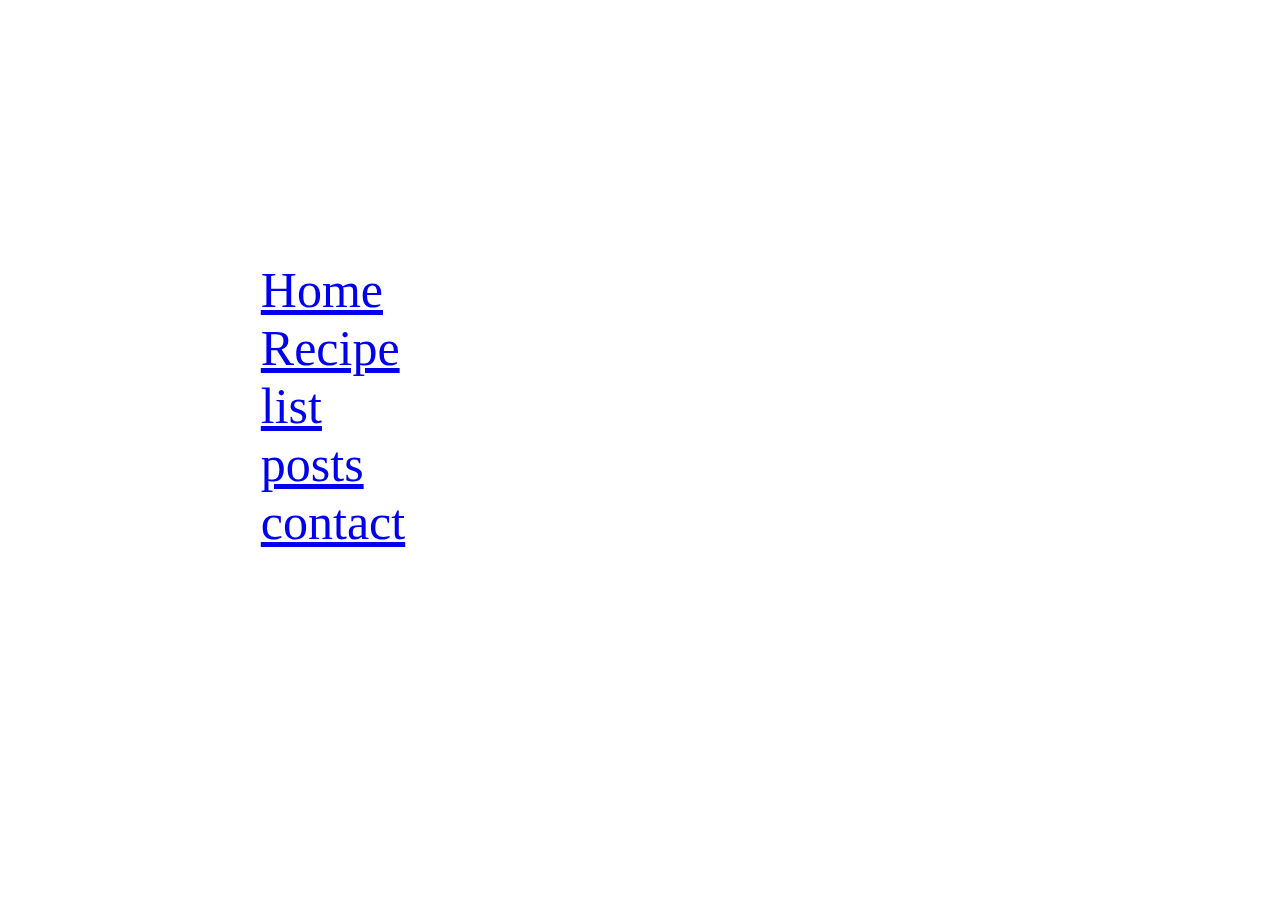
<file: index.html>
<!DOCTYPE html>
<html lang="en">

<head>
    <meta charset="UTF-8">
    <meta name="viewport" content="width=device-width, initial-scale=1.0">
    <title>pages</title>

</head>

<body>
    <title> "FoodyLand"</title>
    <div class="liosts" style="display: flex ; flex-direction: column; padding: 20%;font-size: 50px;" >
        <a href="home/index.html">Home</a>
        <a href="recipe-details/index.html">Recipe</a>
        <a href="blog-list/index.html">list</a>
        <a href="post/index.html">posts</a>
        <a href="contact/index.html">contact</a>
    </div>

</body>

</html>
</file>
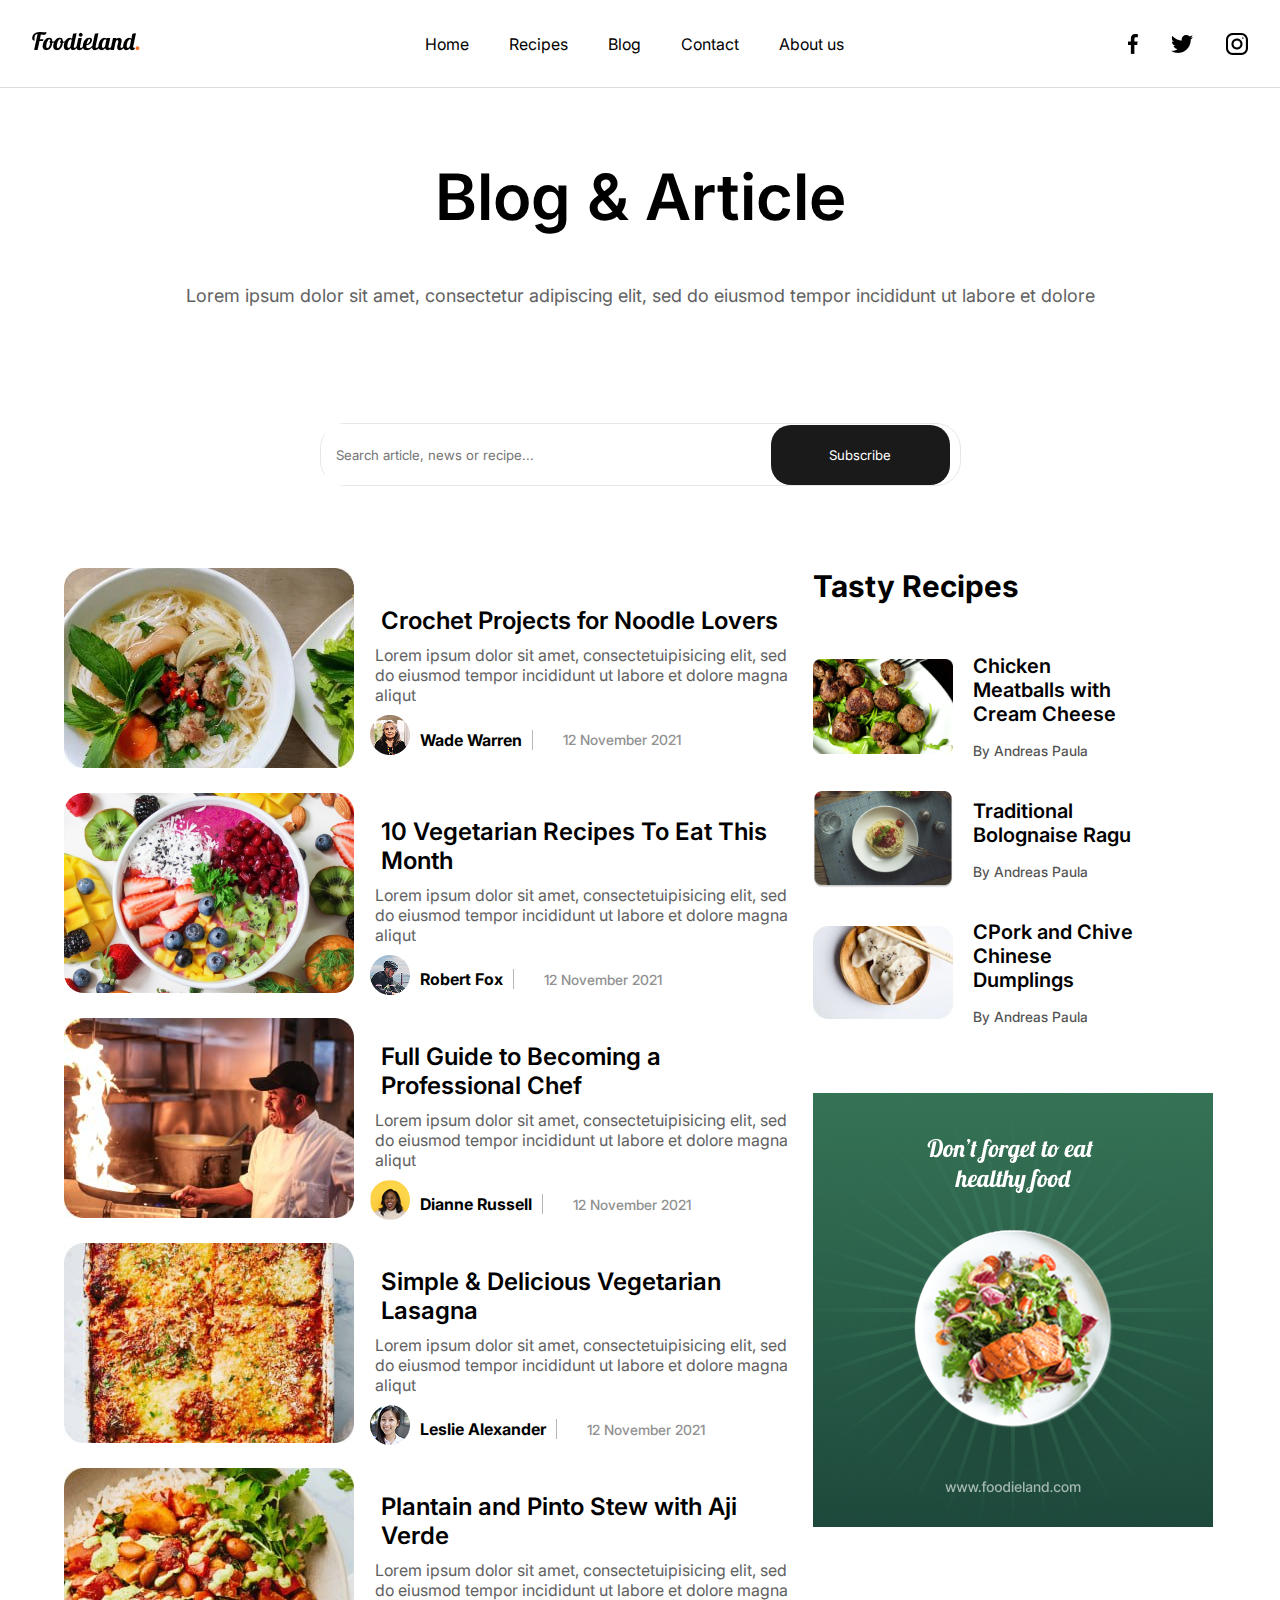
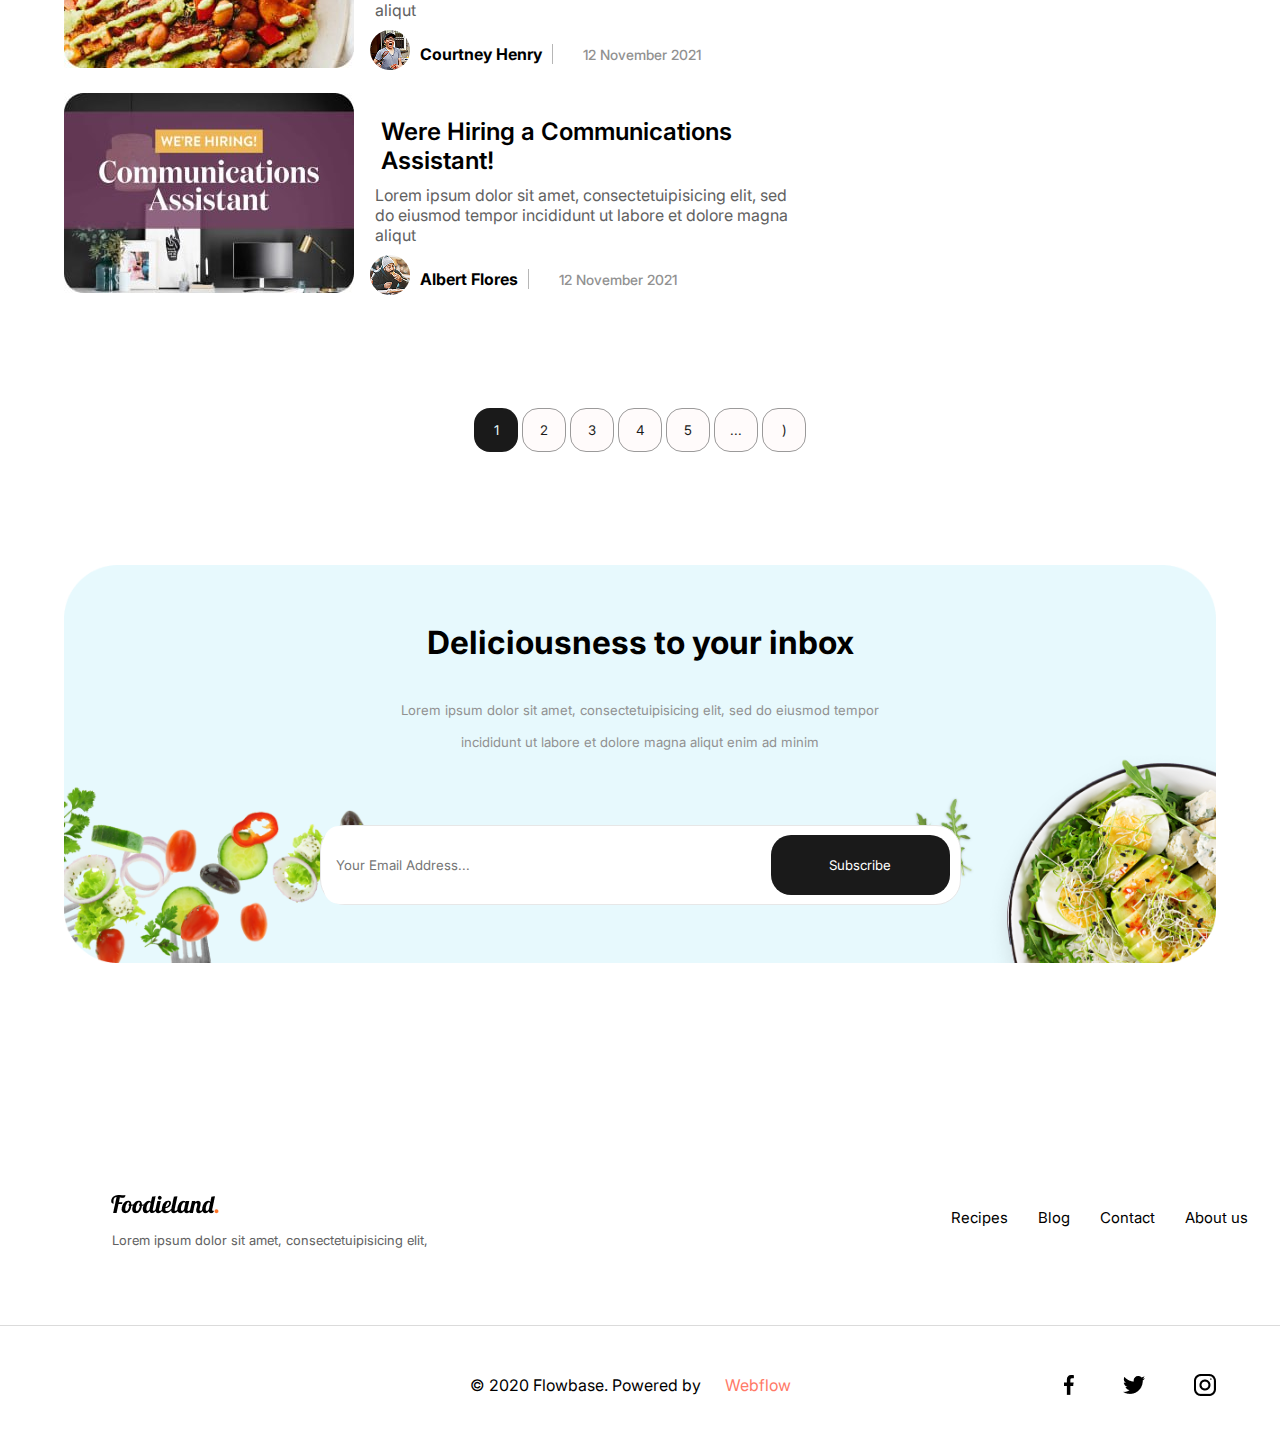
<file: blog-list/index.html>
<!DOCTYPE html>
<html lang="en">

<head>
    <meta charset="UTF-8">
    <meta name="viewport" content="width=device-width, initial-scale=1.0">
    <link rel="icon" type="image/png" sizes="32x32" href="asset/image/ForkKnife.png">
    <link rel="stylesheet" href="style.css">
    <title>FoodyLand</title>
</head>

<body>
    <div class="container">
        <header>
            <div class="logo">
                <img class="page-logoi" src="asset/image/Foodieland..png">

            </div>
            <div>
                <div class="nav-links">
                    <div class="nav-home"><a href="#" class="nav-link"></a>Home</div>
                    <div class="nav-Recipes"><a href="#" class="nav-link"></a>Recipes</div>
                    <div class="nav-Blog"><a href="#" class="nav-link"></a>Blog</div>
                    <div class="nav-Contact"><a href="#" class="nav-link"></a>Contact</div>
                    <div class="nav-About"><a href="#" class="nav-link"></a>About us</div>
                </div>
            </div>
            <div class="header-logo">
                <img src="asset/image/001-facebook.png">
                <img src="asset/image/003-twitter.png">
                <img src="asset/image/instagram-black.png">
            </div>
        </header>
        <div class="headline">
            <h1 class="Blog">Blog & Article</h1>

            <p>Lorem ipsum dolor sit amet, consectetur adipiscing elit, sed do eiusmod tempor incididunt ut labore et
                dolore</p>
            <div class="header-srch">
                <div class="btn-last">
                
                    <input class="email" type="email" placeholder="Search article, news or recipe...">
                    <button class="sub">Subscribe</button>
                </div>
            </div>
        </div>
        <div class="food-list">
            <div class="left-div">
                <div class="f-list">
                    <img class="img" src="asset/image/photo_2025-04-24_14-36-01.jpg">
                    <div class="mtnm">
                        <div class="main-mtn">
                            <h3 class="titr-list">Crochet Projects for Noodle Lovers</h3>
                            <p class="par-list">Lorem ipsum dolor sit amet, consectetuipisicing elit, sed do eiusmod
                                tempor
                                incididunt ut labore et dolore magna aliqut</p>
                        </div>
                        <div class="etelaat">
                            <div class=" buld">
                                <img class="builder-list" src="asset/image/Ellipse 2.png">
                                <h6 class="name-list">Wade Warren</h6>
                                <h6 class="date-list">12 November 2021</h6>
                            </div>
                        </div>
                    </div>
                </div>
                <div class="f-list">
                    <img class="img" src="asset/image/Mask Group(9).png">
                    <div class="mtnm">
                        <div class="main-mtn">
                            <h3 class="titr-list">10 Vegetarian Recipes To Eat This Month</h3>
                            <p class="par-list">Lorem ipsum dolor sit amet, consectetuipisicing elit, sed do eiusmod
                                tempor
                                incididunt ut labore et dolore magna aliqut</p>
                        </div>
                        <div class="etelaat">

                            <div class=" buld">
                                <img class="builder-list" src="asset/image/Ellipse 2 (1).png">
                                <h6 class="name-list">Robert Fox</h6>
                                <h6 class="date-list">12 November 2021</h6>
                            </div>
                        </div>
                    </div>
                </div>
                <div class="f-list">
                    <img class="img" src="asset/image/photo_2025-04-24_14-35-57.jpg">
                    <div class="mtnm">
                        <div class="main-mtn">
                            <h3 class="titr-list">Full Guide to Becoming a Professional Chef</h3>
                            <p class="par-list">Lorem ipsum dolor sit amet, consectetuipisicing elit, sed do eiusmod
                                tempor
                                incididunt ut labore et dolore magna aliqut</p>
                        </div>
                        <div class="etelaat">

                            <div class=" buld">
                                <img class="builder-list" src="asset/image/Ellipse 2 (2).png">
                                <h6 class="name-list">Dianne Russell</h6>
                                <h6 class="date-list">12 November 2021</h6>
                            </div>
                        </div>
                    </div>
                </div>
                <div class="f-list">
                    <img class="img" src="asset/image/photo_2025-04-24_14-35-53.jpg">
                    <div class="mtnm">
                        <div class="main-mtn">
                            <h3 class="titr-list">Simple & Delicious Vegetarian Lasagna</h3>
                            <p class="par-list">Lorem ipsum dolor sit amet, consectetuipisicing elit, sed do eiusmod
                                tempor
                                incididunt ut labore et dolore magna aliqut</p>
                        </div>
                        <div class="etelaat">

                            <div class=" buld">
                                <img class="builder-list" src="asset/image/Ellipse 2 (3).png">
                                <h6 class="name-list">Leslie Alexander</h6>
                                <h6 class="date-list">12 November 2021</h6>
                            </div>
                        </div>
                    </div>
                </div>
                <div class="f-list">
                    <img class="img" src="asset/image/photo_2025-04-24_14-35-50.jpg">
                    <div class="mtnm">
                        <div class="main-mtn">
                            <h3 class="titr-list">Plantain and Pinto Stew with Aji Verde</h3>
                            <p class="par-list">Lorem ipsum dolor sit amet, consectetuipisicing elit, sed do eiusmod
                                tempor
                                incididunt ut labore et dolore magna aliqut</p>
                        </div>
                        <div class="etelaat">

                            <div class=" buld">
                                <img class="builder-list" src="asset/image/Ellipse 2 (4).png">
                                <h6 class="name-list">Courtney Henry</h6>
                                <h6 class="date-list">12 November 2021</h6>
                            </div>
                        </div>
                    </div>
                </div>
                <div class="f-list">
                    <img class="img" src="asset/image/photo_2025-04-24_14-35-46.jpg">
                    <div class="mtnm">
                        <div class="main-mtn">
                            <h3 class="titr-list">Were Hiring a Communications Assistant!</h3>
                            <p class="par-list">Lorem ipsum dolor sit amet, consectetuipisicing elit, sed do eiusmod
                                tempor
                                incididunt ut labore et dolore magna aliqut</p>
                        </div>
                        <div class="etelaat">

                            <div class=" buld">
                                <img class="builder-list" src="asset/image/Ellipse 2 (5).png">
                                <h6 class="name-list">Albert Flores</h6>
                                <h6 class="date-list">12 November 2021</h6>
                            </div>
                        </div>
                    </div>
                </div>
            </div>

            <div class="recipes-list">
                <div class="titr">
                    <h3 class="text-titr">Tasty Recipes</h3>
                </div>
                <div class="sec">
                    <img class="sec-img" src="asset/image/Mask Group(4).png">
                    <span>
                        <h3 class="sec-par">Chicken Meatballs with Cream Cheese </h3>
                        <h6 class="sec-builder">By Andreas Paula</h6>
                    </span>
                </div>
                <div class="sec">
                    <img class="sec-img" src="asset/image/Mask Group(8).png">
                    <span>
                        <h3 class="sec-par">Traditional Bolognaise Ragu </h3>
                        <h6 class="sec-builder">By Andreas Paula</h6>
                    </span>
                </div>
                <div class="sec">
                    <img class="sec-img" src="asset/image/photo_2025-04-24_14-35-25.jpg">
                    <span>
                        <h3 class="sec-par">CPork and Chive Chinese Dumplings</h3>
                        <h6 class="sec-builder">By Andreas Paula</h6>
                    </span>
                </div>

                <div class="ads">
                    <img class="img-ads" src="asset/image/Ads.png">
                </div>
            </div>
        </div>

        <div class="btn">
            <button class="btn-nmbr-bk">1</button>
            <button class="btn-nmbr">2</button>
            <button class="btn-nmbr">3</button>
            <button class="btn-nmbr">4</button>
            <button class="btn-nmbr">5</button>
            <button class="btn-nmbr">...</button>
            <button class="btn-nmbr">)</button>
        </div>
        <div class="last-div">
            <h3 class="last-title">Deliciousness to your inbox</h3>
            <h5 class="last-des">
                Lorem ipsum dolor sit amet, consectetuipisicing elit, sed do eiusmod tempor<br>
                incididunt ut labore et dolore magna aliqut enim ad minim
            </h5>
            <div class="btn-last">
            
                <input class="email" type="email" placeholder="Your Email Address...">
                <button class="sub">Subscribe</button>
            </div>

        </div>

    </div>
    <div class="end">
        <div class="text-end">
            <div class="last-logo">
                <img class="end-logo" src="asset/image/Foodieland..png">
            </div>
            <div class="last-text">
                <p class="last-paragraph">Lorem ipsum dolor sit amet, consectetuipisicing elit, </p>
            </div>
        </div>
        <div class="last-nav">
            <div class="nav-Recipes-en"><a href="#" class="nav-link-en"></a>About us</div>
            <div class="nav-Blog-en"><a href="#" class="nav-link-en"></a>Contact</div>
            <div class="nav-Contact-en"><a href="#" class="nav-link-en"></a>Blog</div>
            <div class="nav-About-en"><a href="#" class="nav-link-en"></a>Recipes</div>
        </div>
    </div>
    <div class="end-pg">
        <div class="last-text-end">
            © 2020 Flowbase. Powered by <span id="orange-color">Webflow</span>
        </div>
        <div class="last-logo-3">
            <img src="asset/image/instagram-black.png">
            <img src="asset/image/003-twitter.png">
            <img src="asset/image/001-facebook.png">
        </div>
    </div>



    </div>

</body>

</html>
</file>
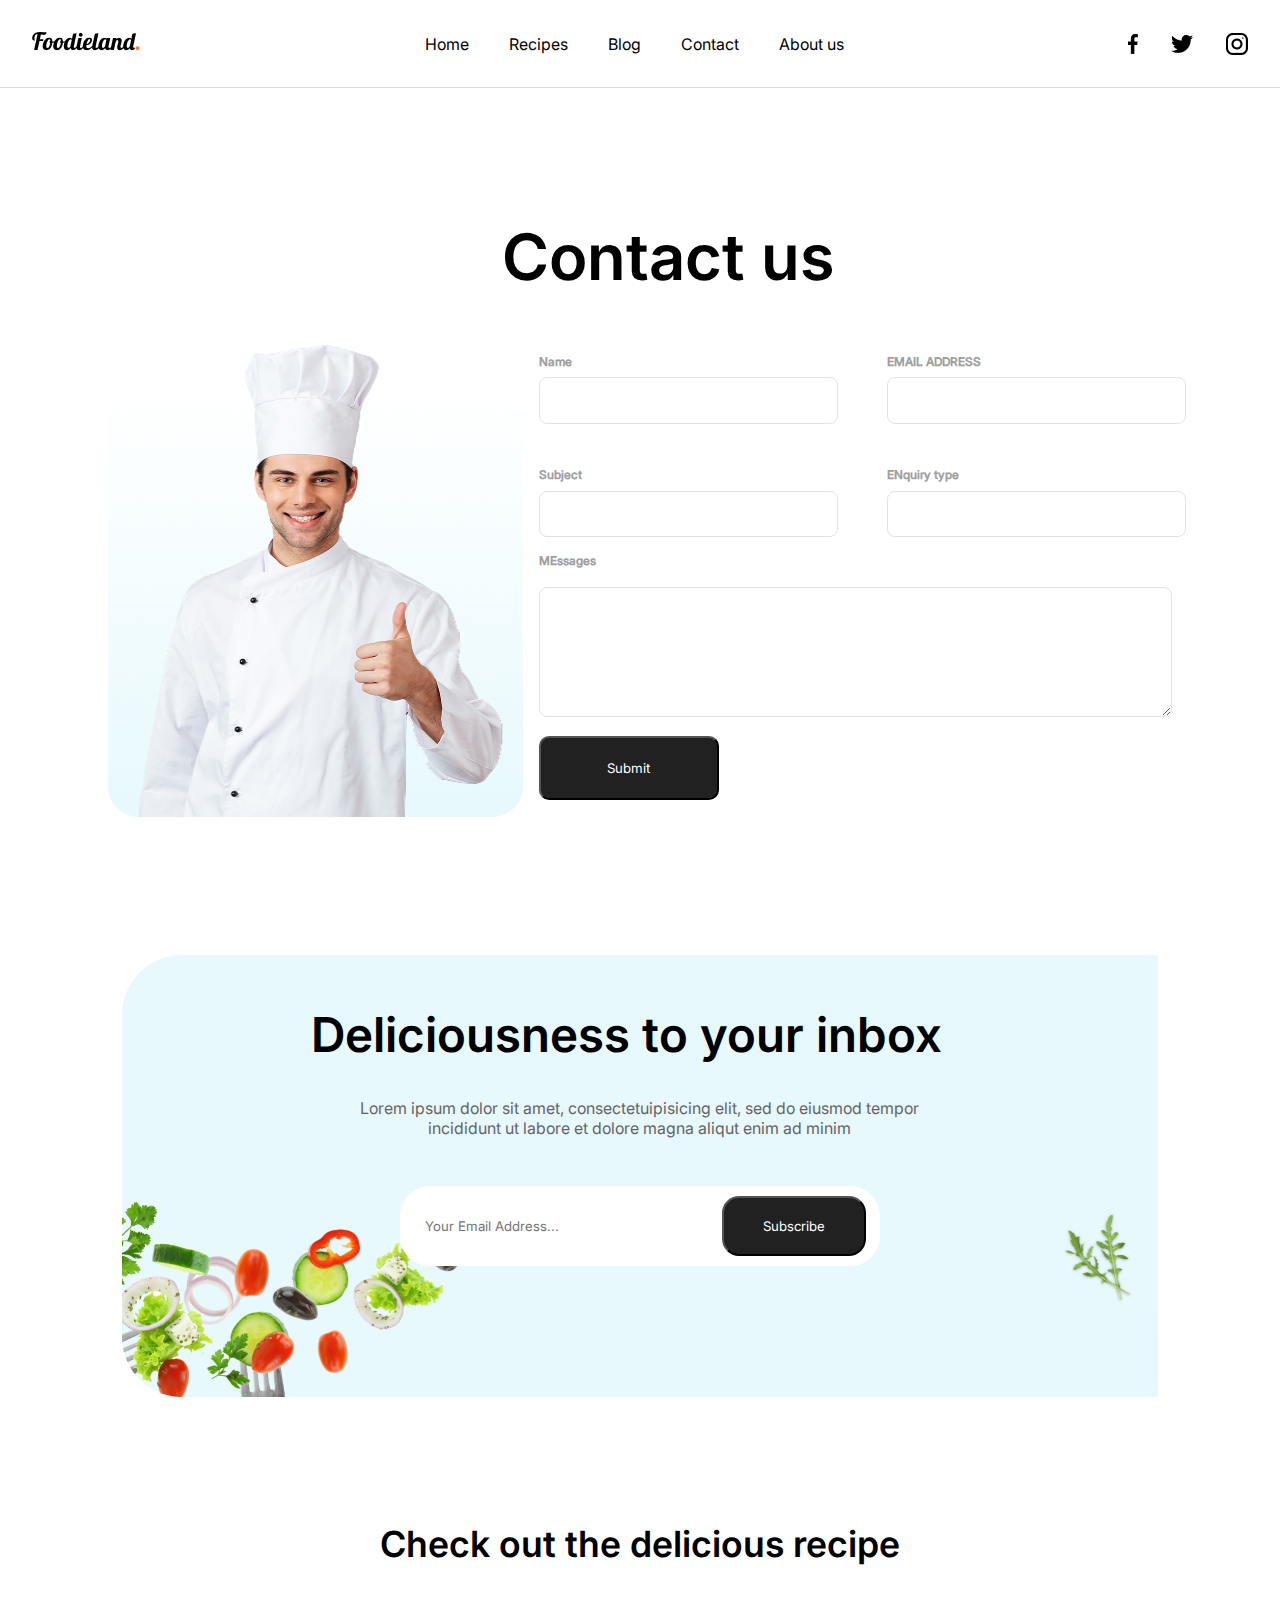
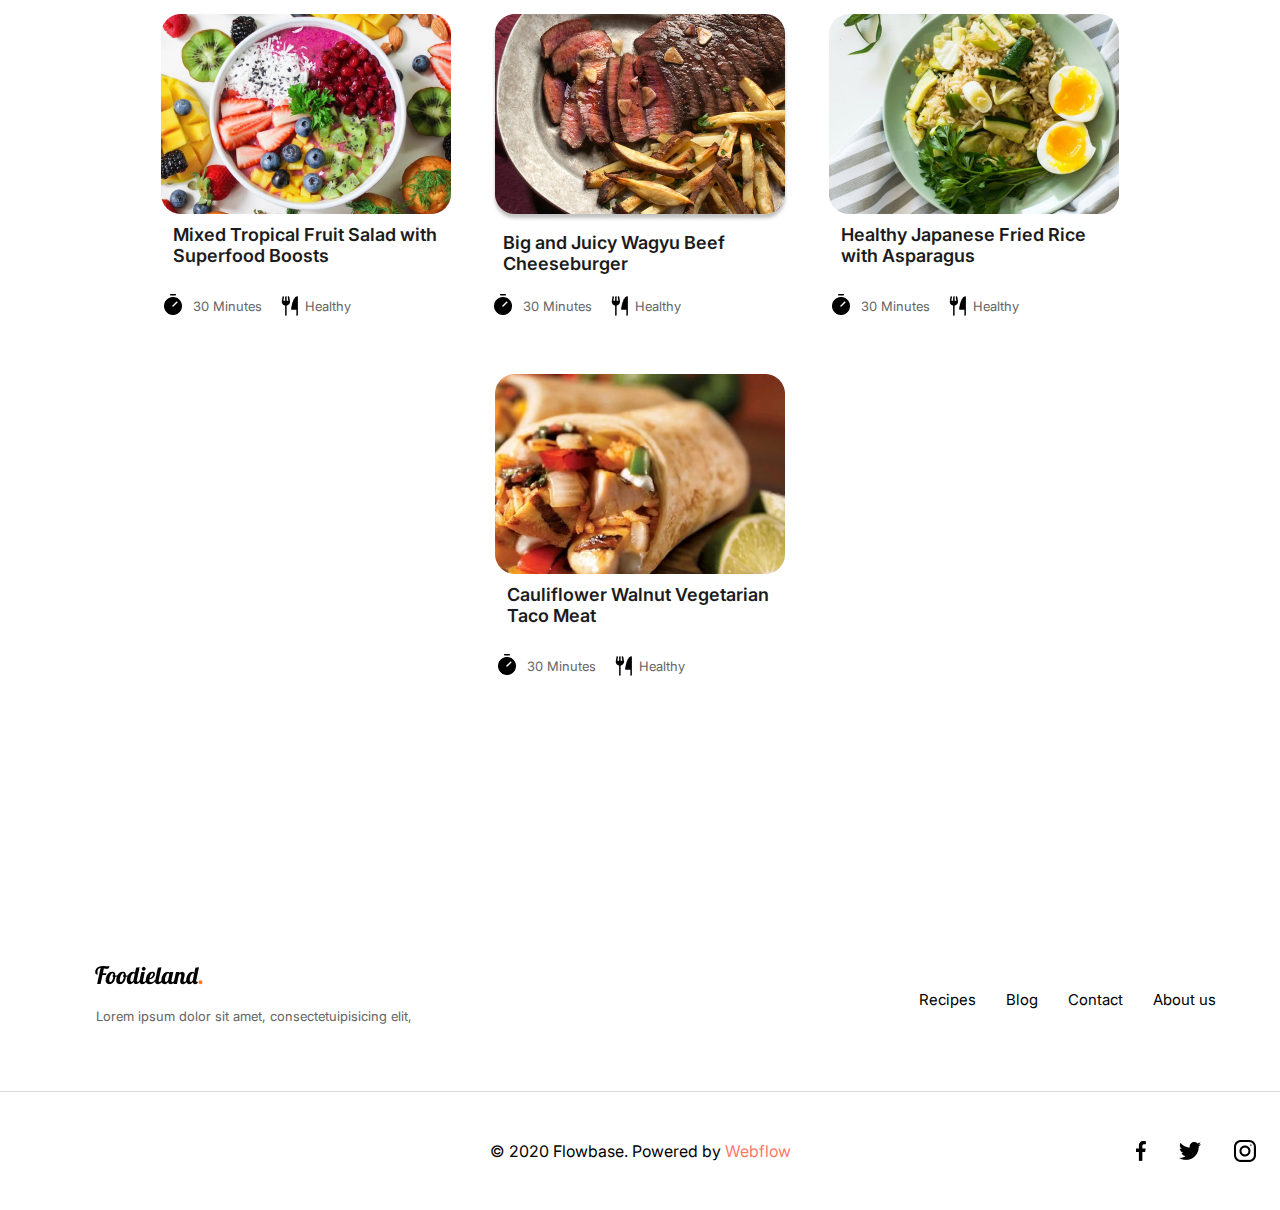
<file: contact/index.html>
<!DOCTYPE html>
<html lang="en">

<head>
    <meta charset="UTF-8">
    <meta name="viewport" content="width=device-width, initial-scale=1.0">
    <link rel="icon" type="image/png" sizes="32x32" href="asset/image/ForkKnife.png">
    <link rel="stylesheet" href="style.css">
    <title>FoodyLand</title>
</head>

<body>
    <div class="container">
        <header>
            <div class="logo">
                <img class="page-logoi" src="asset/image/Foodieland..png">
        
            </div>
            <div>
                <div class="nav-links">
                    <div class="nav-home"><a href="#" class="nav-link"></a>Home</div>
                    <div class="nav-Recipes"><a href="#" class="nav-link"></a>Recipes</div>
                    <div class="nav-Blog"><a href="#" class="nav-link"></a>Blog</div>
                    <div class="nav-Contact"><a href="#" class="nav-link"></a>Contact</div>
                    <div class="nav-About"><a href="#" class="nav-link"></a>About us</div>
                </div>
            </div>
            <div class="header-logo">
                <img src="asset/image/001-facebook.png">
                <img src="asset/image/003-twitter.png">
                <img src="asset/image/instagram-black.png">
            </div>
        </header>

        <div class="Contact">
            <h2 class="contctus">
                Contact us
            </h2>
            <div class="div-one">

                <img class="chef" src="asset/image/Group 13936.png">
                <div class="inputs">
                    <span>
                        <div class="lbl">
                            <label for="name">Name</label>
                            <input>
                        </div>
                        <div class="lbl">
                            <label for="email">EMAIL ADDRESS</label>
                            <input>
                        </div>
                        <div class="lbl">
                            <label for="subject">Subject</label>
                            <input>
                        </div>
                        <div class="lbl">
                            <label for="enquiry">ENquiry type</label>
                            <input>
                        </div>
                    </span>
                    <div class="msg">
                        <label for="MEssages">MEssages</label>
                        <textarea id="massage" rows="8" aria-required="true"></textarea>
                    </div>
                    <div class="sub">
                        <button type="submit"  class="subm">Submit</button>
                    </div>
                </div>
            </div>

            <div class="inbox">
                <h1 class="title">Deliciousness to your inbox</h1>
                <p class="mtn">Lorem ipsum dolor sit amet, consectetuipisicing elit, sed do eiusmod tempor<br>
                    incididunt ut labore et dolore magna aliqut enim ad minim </p>
                <div class="inpbtn">
                    <input class="email" type="email" placeholder="Your Email Address...">
                    <button id="sub">Subscribe</button>
                </div>
            </div>
            <div class="name-recipes">
                <h1 class="titr">
                    Check out the delicious recipe
                </h1>
            </div>


            <div class="recipes">

                <div class="food">
                    <img src="asset/image/Mask Group(9).png">
                    <h4 class="moso">Mixed Tropical Fruit Salad with<br>Superfood Boosts </h4>
                    <div class="fooder">
                        <h6 class="minutes"><img src="asset/image/Timer.png">30 Minutes </h6>
                        <h6 class="health"><img src="asset/image/ForkKnife.png">Healthy </h6>
                    </div>
                </div>
                <div class="food">
                    <img src="asset/image/Mask Group(10).png">
                    <h4 class="moso">Big and Juicy Wagyu Beef<br> Cheeseburger</h4>
                    <div class="fooder">
                        <h6 class="minutes"><img src="asset/image/Timer.png">30 Minutes </h6>
                        <h6 class="health"><img src="asset/image/ForkKnife.png">Healthy </h6>
                    </div>
                </div>
                <div class="food">
                    <img src="asset/image/Mask Group(11).png">
                    <h5 class="moso">Healthy Japanese Fried Rice with Asparagus</h5>
                    <div class="fooder">
                        <h6 class="minutes"><img src="asset/image/Timer.png">30 Minutes </h6>
                        <h6 class="health"><img src="asset/image/ForkKnife.png">Healthy </h6>
                    </div>
                </div>
                <div class="food">
                    <img src="asset/image/Mask Group77.png">
                    <h5 class="moso">Cauliflower Walnut Vegetarian Taco Meat</h5>
                    <div class="fooder">
                        <h6 class="minutes"><img src="asset/image/Timer.png">30 Minutes </h6>
                        <h6 class="health"><img src="asset/image/ForkKnife.png">Healthy </h6>
                    </div>
                </div>
            </div>
    </div>
    <div class="end">
        <div class="text-end">
            <div class="last-logo">
                <img class="end-logo" src="asset/image/Foodieland..png">
            </div>
            <div class="last-text">
                <p class="last-paragraph">Lorem ipsum dolor sit amet, consectetuipisicing elit, </p>
            </div>
        </div>
        <div class="last-nav">
            <div class="nav-Recipes-en"><a href="#" class="nav-link-en"></a>About us</div>
            <div class="nav-Blog-en"><a href="#" class="nav-link-en"></a>Contact</div>
            <div class="nav-Contact-en"><a href="#" class="nav-link-en"></a>Blog</div>
            <div class="nav-About-en"><a href="#" class="nav-link-en"></a>Recipes</div>
        </div>
    </div>
    <div class="end-pg">
        <div class="last-text-end">
            © 2020 Flowbase. Powered by <span id="orange-color">Webflow</span>
        </div>
        <div class="last-logo-3">
            <img src="asset/image/instagram-black.png">
            <img src="asset/image/003-twitter.png">
            <img src="asset/image/001-facebook.png">
        </div>
    </div>
    </div>
</body>

</html>
</file>
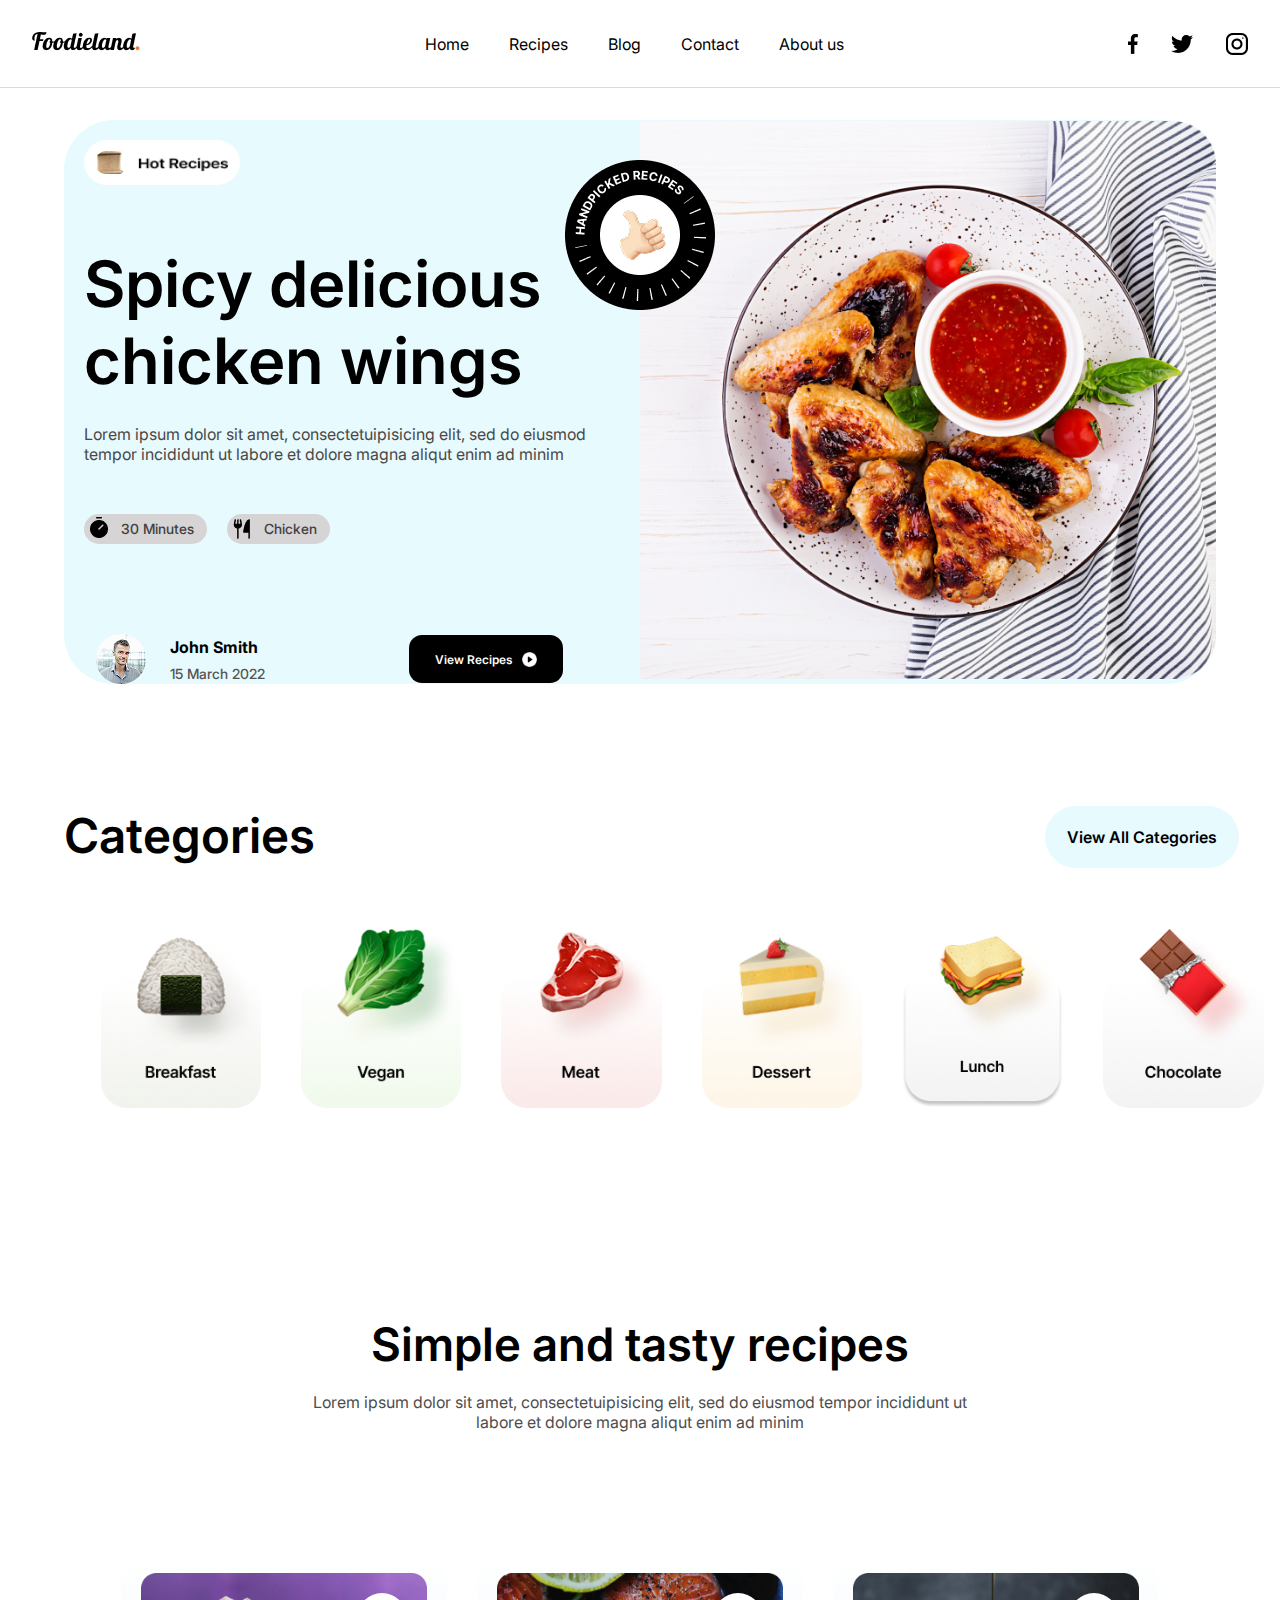
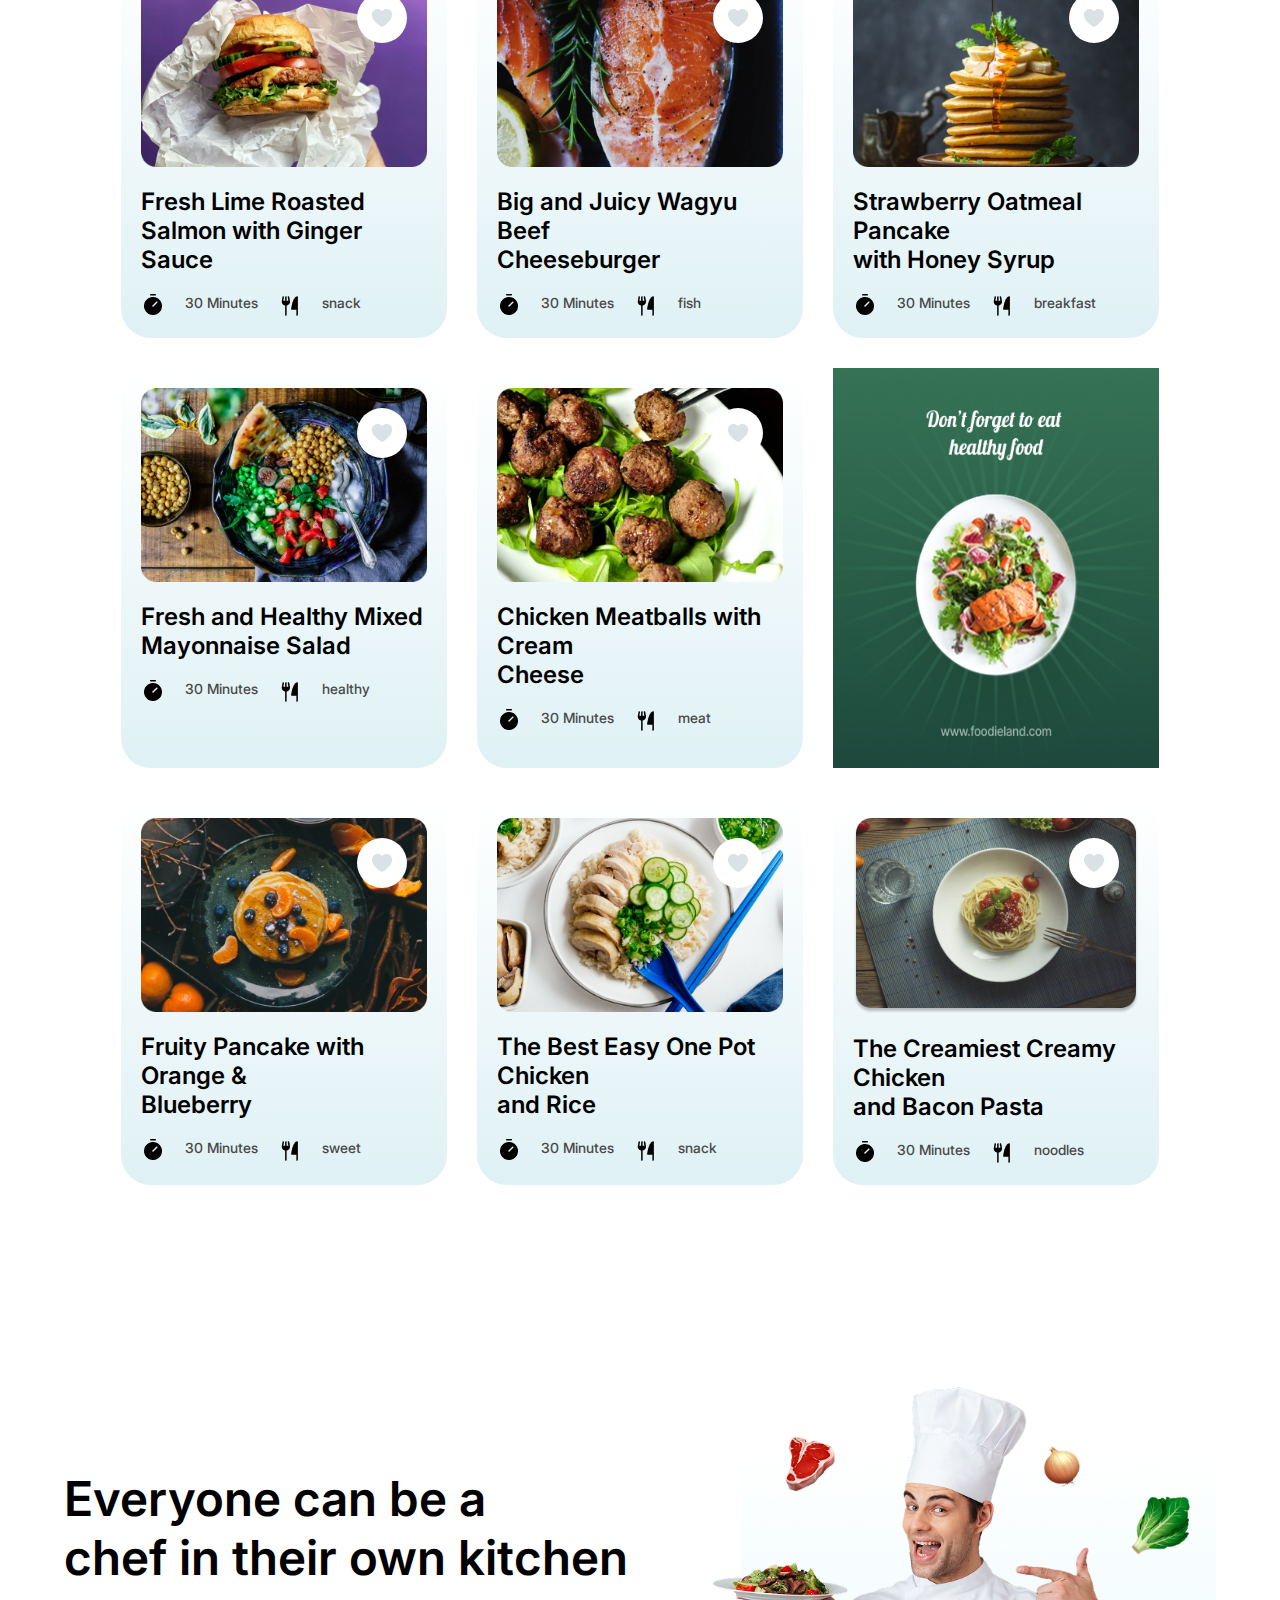
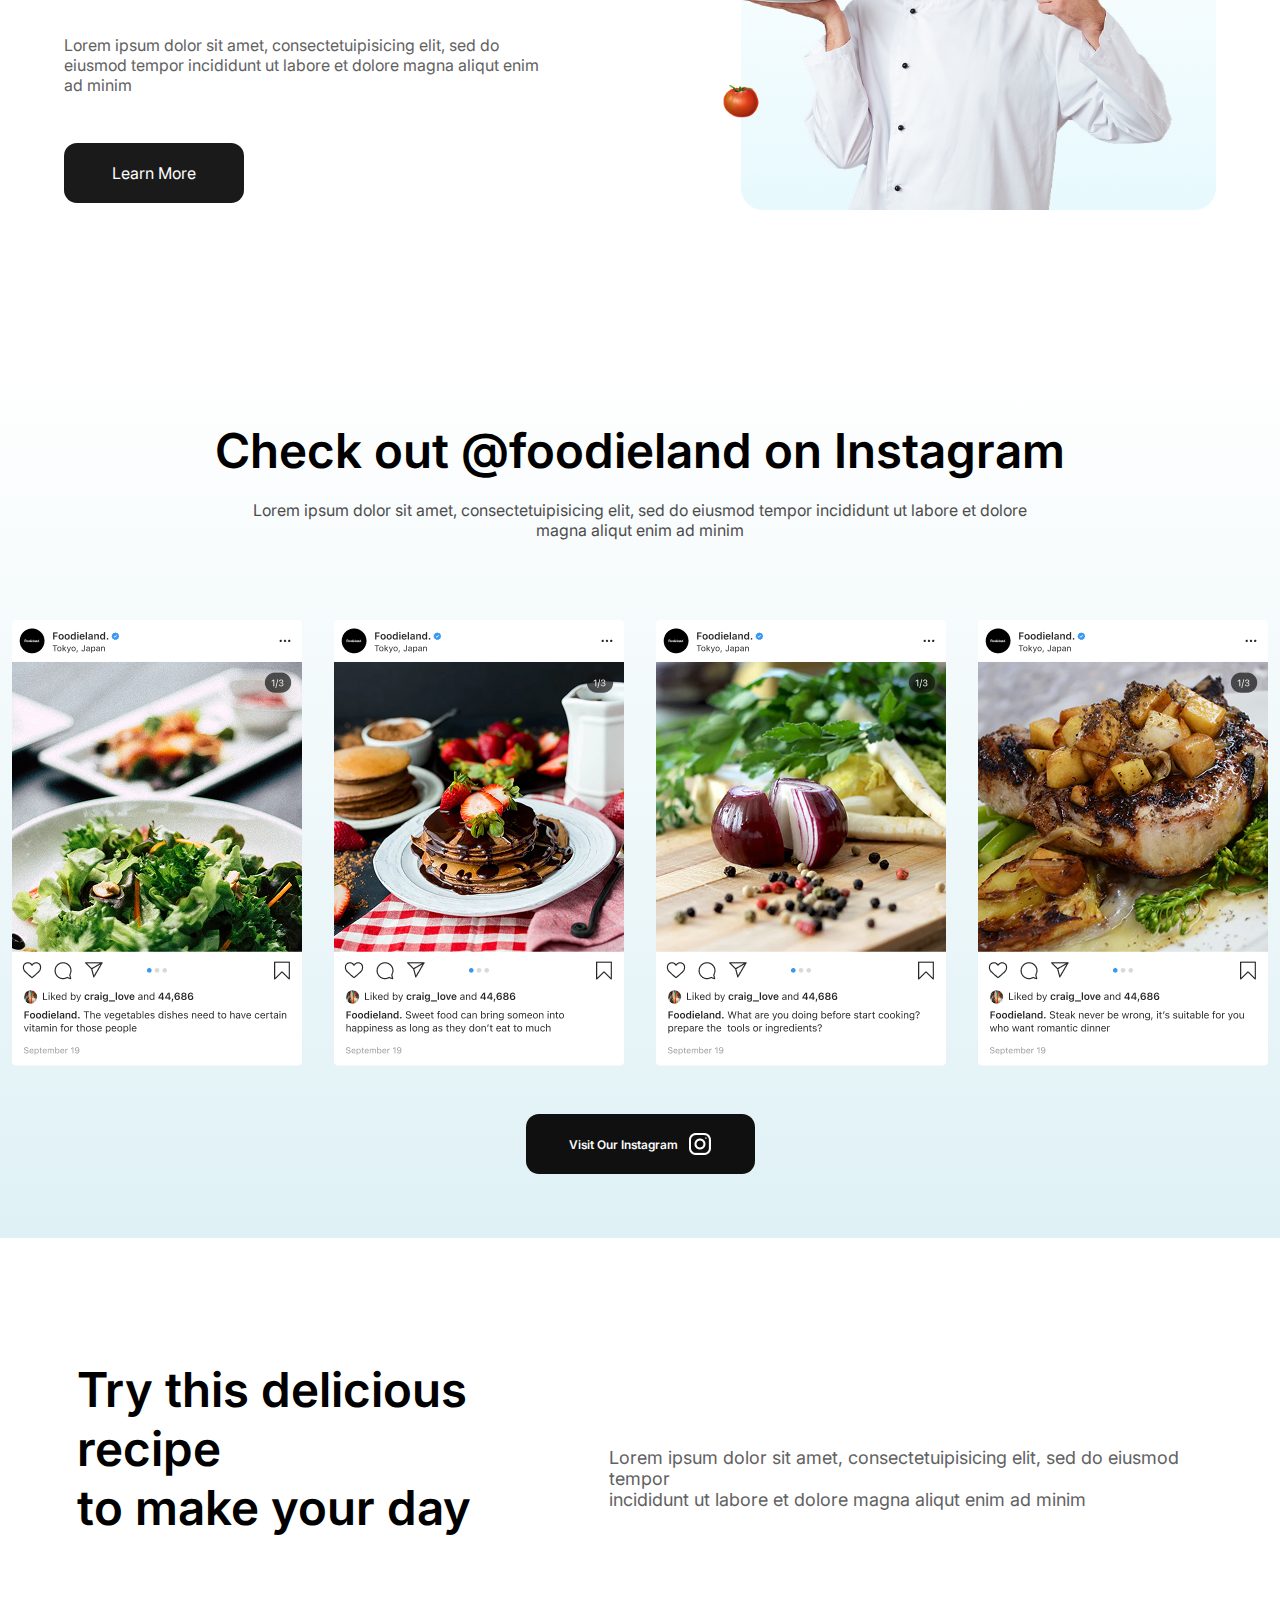
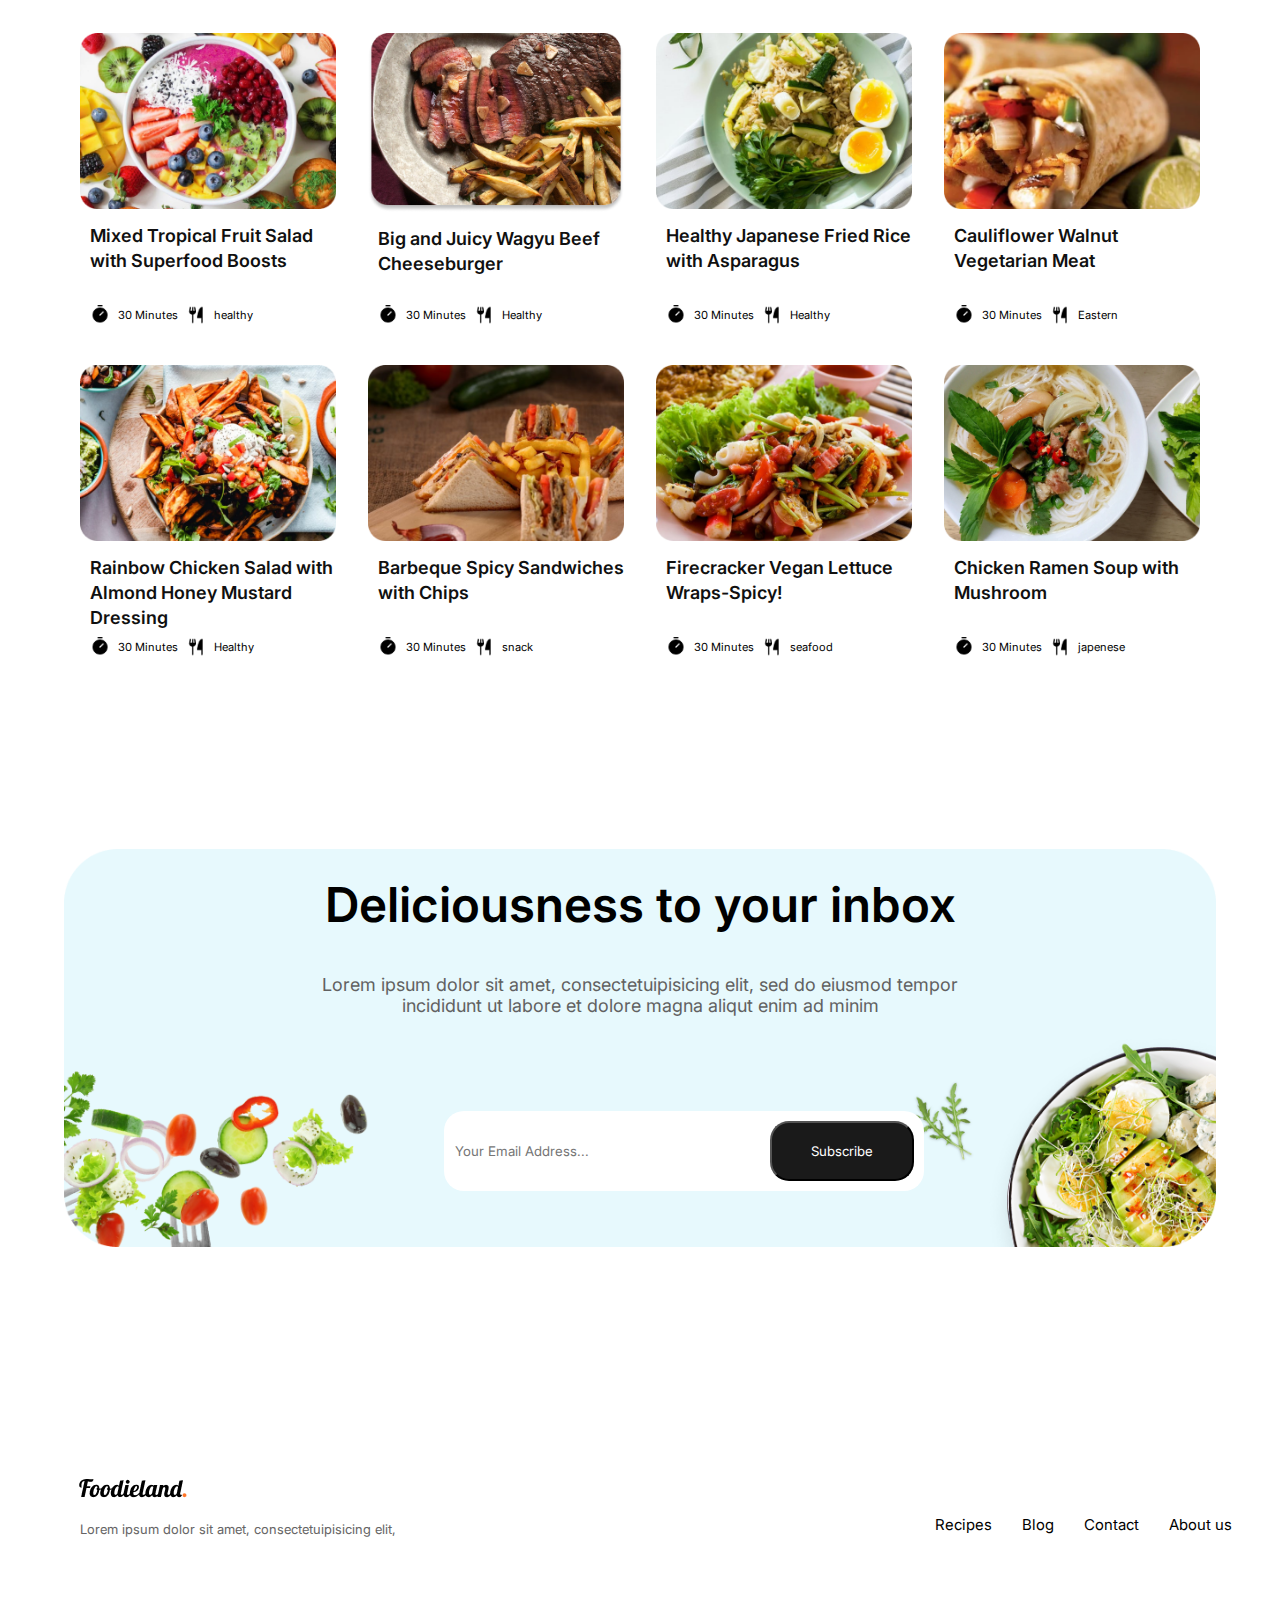
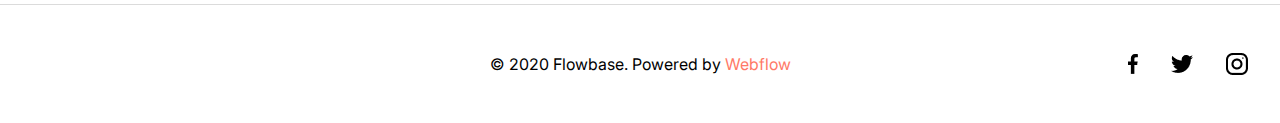
<file: home/index.html>
<!DOCTYPE html>
<html lang="en">

<head>
    <meta charset="UTF-8">
    <meta name="viewport" content="width=device-width, initial-scale=1.0">
    <link rel="icon" type="image/png" sizes="32x32" href="asset/image/ForkKnife.png">
    <link rel="stylesheet" href="style.css">
    <title>FoodyLand</title>
</head>

<body>
    <div class="container">
        <header>
            <div class="logo">
                <img class="page-logoi" src="asset/image/Foodieland..png">

            </div>
            <div>
                <div class="nav-links">
                    <div class="nav-home"><a href="#" class="nav-link"></a>Home</div>
                    <div class="nav-Recipes"><a href="#" class="nav-link"></a>Recipes</div>
                    <div class="nav-Blog"><a href="#" class="nav-link"></a>Blog</div>
                    <div class="nav-Contact"><a href="#" class="nav-link"></a>Contact</div>
                    <div class="nav-About"><a href="#" class="nav-link"></a>About us</div>
                </div>
            </div>
            <div class="header-logo">
                <img src="asset/image/001-facebook.png">
                <img src="asset/image/003-twitter.png">
                <img src="asset/image/instagram-black.png">
            </div>
        </header>


        <div class="first-div">
            <div class="left-div first-div-item">


                <div class="Hot-Recipes">
                    <img class="logo-Recipes" src="asset/image/Group 827.png">
                    <h2 class="title-Recipes">Spicy delicious <br> chicken wings</h2>
                    <h4 class="des-Recipies">Lorem ipsum dolor sit amet, consectetuipisicing elit, sed do eiusmod <br>
                        tempor incididunt ut labore et dolore magna aliqut enim ad minim
                    </h4>

                    <div class="res-logos">
                        <div class="res-logo">
                            <img class="icon-min" src="asset/image/Timer.png">
                            <h6 class="timer">30 Minutes</h6>
                        </div>
                        <div class="res-logo">
                            <img class="icon-knife" src="asset/image/ForkKnife.png">
                            <h6 class="knife">Chicken</h6>
                        </div>
                    </div>
                </div>

                <div class="the-builder">
                    <img class="builder-img" src="asset/image/Ellipse 2.png">
                    <div class="info">
                        <h6 class="name-builder">John Smith</h6>
                        <h6 class="main-builder">15 March 2022</h6>
                    </div>
                    <button class="Recipes-view">View Recipes <img src="asset/image/Vector.png"></button>
                </div>
            </div>

            <div class="Recipes-img first-div-item">
                <img class="main-img" src="asset/image/Mask Group(7).png">
            </div>
            <img class="bodge" src="./asset/image/Badge.png" alt="">
        </div>
        <div class="second-div">
            <div class="cat">
                <h2 class="Categories-title">Categories</h2>
                <button class="cat-btn">View All Categories</button>
            </div>

            <div class="ctgry-img">
                <img class="cat-img" src="asset/image/Group 836.png">
                <img class="cat-img" src="asset/image/Group 837.png">
                <img class="cat-img" src="asset/image/Group 838.png">
                <img class="cat-img" src="asset/image/Group 839.png">
                <img class="cat-img" src="asset/image/Group 840.png">
                <img class="cat-img" src="asset/image/Group 841.png">
            </div>
        </div>

        <div class="third-div">
            <h2 class="taste-title">Simple and tasty recipes</h2>
            <h5 class="taste-desc">Lorem ipsum dolor sit amet, consectetuipisicing elit, sed do eiusmod tempor
                incididunt ut <br> labore et dolore magna aliqut enim ad minim </h5>


            <div class="taste-list">
                <div class="menu">
                    <img class="beef-img" src="asset/image/Mask Group.png">
                    <h3 class="list-des">Fresh Lime Roasted Salmon with Ginger Sauce</h3>
                    <div class="footer-lst">
                        <img class="mint-icon" src="asset/image/Timer.png">
                        <h4 class="snt">30 Minutes</h4>
                        <img class="knf-icon" src="asset/image/ForkKnife.png">
                        <h4 class="snt">snack</h4>
                        <div class="interest">
                            <img src="./asset/image/Heart (1).png" alt="">
                        </div>
                    </div>
                </div>
                <div class="menu">
                    <img class="slmn-img" src="asset/image/Mask Group(1).png">
                    <h3 class="list-des"> Big and Juicy Wagyu Beef<br> Cheeseburger</h3>
                    <div class="footer-lst">
                        <img class="mint-icon" src="asset/image/Timer.png">
                        <h4 class="snt">30 Minutes</h4>
                        <img class="knf-icon" src="asset/image/ForkKnife.png">
                        <h4 class="snt">fish</h4>
                        <div class="interest">
                            <img src="./asset/image/Heart (1).png" alt="">
                        </div>
                    </div>
                </div>
                <div class="menu">
                    <img class="cacke-img" src="asset/image/Mask Group(2).png">
                    <h3 class="list-des">Strawberry Oatmeal Pancake <br> with Honey Syrup</h3>
                    <div class="footer-lst">
                        <img class="mint-icon" src="asset/image/Timer.png">
                        <h4 class="snt">30 Minutes</h4>
                        <img class="knf-icon" src="asset/image/ForkKnife.png">
                        <h4 class="snt">breakfast</h4>
                        <div class="interest">
                            <img src="./asset/image/Heart (1).png" alt="">
                        </div>
                    </div>
                </div>
                <div class="menu">
                    <img class="myns-img" src="asset/image/Mask Group(3).png">
                    <h3 class="list-des">Fresh and Healthy Mixed <br>Mayonnaise Salad</h3>
                    <div class="footer-lst">
                        <img class="mint-icon" src="asset/image/Timer.png">
                        <h4 class="snt">30 Minutes</h4>
                        <img class="knf-icon" src="asset/image/ForkKnife.png">
                        <h4 class="snt">healthy</h4>
                        <div class="interest">
                            <img src="./asset/image/Heart (1).png" alt="">
                        </div>
                    </div>
                </div>
                <div class="menu">
                    <img class="beef-img" src="asset/image/Mask Group(4).png">
                    <h3 class="list-des">Chicken Meatballs with Cream <br> Cheese</h3>
                    <div class="footer-lst">
                        <img class="mint-icon" src="asset/image/Timer.png">
                        <h4 class="snt">30 Minutes</h4>
                        <img class="knf-icon" src="asset/image/ForkKnife.png">
                        <h4 class="snt">meat</h4>
                        <div class="interest">
                            <img src="./asset/image/Heart (1).png" alt="">
                        </div>
                    </div>
                </div>

                <img class="beetween-tste" src="asset/image/Ads.png">
                <div class="menu">
                    <img class="beef-img" src="asset/image/Mask Group(5).png">
                    <h3 class="list-des">Fruity Pancake with Orange &<br> Blueberry</h3>
                    <div class="footer-lst">
                        <img class="mint-icon" src="asset/image/Timer.png">
                        <h4 class="snt">30 Minutes</h4>
                        <img class="knf-icon" src="asset/image/ForkKnife.png">
                        <h4 class="snt">sweet</h4>
                        <div class="interest">
                            <img src="./asset/image/Heart (1).png" alt="">
                        </div>
                    </div>
                </div>
                <div class="menu">
                    <img class="beef-img" src="asset/image/Mask Group(6).png">
                    <h3 class="list-des">The Best Easy One Pot Chicken <br>and Rice</h3>
                    <div class="footer-lst">
                        <img class="mint-icon" src="asset/image/Timer.png">
                        <h4 class="snt">30 Minutes</h4>
                        <img class="knf-icon" src="asset/image/ForkKnife.png">
                        <h4 class="snt">snack</h4>
                        <div class="interest">
                            <img src="./asset/image/Heart (1).png" alt="">
                        </div>
                    </div>
                </div>
                <div class="menu">
                    <img class="beef-img" src="asset/image/Mask Group(8).png">
                    <h3 class="list-des"> The Creamiest Creamy Chicken <br> and Bacon Pasta</h3>
                    <div class="footer-lst">
                        <img class="mint-icon" src="asset/image/Timer.png">
                        <h4 class="snt">30 Minutes</h4>
                        <img class="knf-icon" src="asset/image/ForkKnife.png">
                        <h4 class="snt">noodles</h4>
                        <div class="interest">
                            <img src="./asset/image/Heart (1).png" alt="">
                        </div>
                    </div>
                </div>
            </div>
        </div>


        <div class="div-four">
            <div class="chef">
                <h2 class="title-chef">Everyone can be a<br>
                    chef in their own kitchen
                </h2>
                <p class="chef-par">
                    Lorem ipsum dolor sit amet, consectetuipisicing elit, sed do<br>
                    eiusmod tempor incididunt ut labore et dolore magna aliqut enim<br>
                    ad minim
                </p>
                <button class="chef-btn">Learn More</button>
            </div>
            <div class="chef-img">
                <img class="cheff-img" src="asset/image/Group 880.png">
            </div>
        </div>

        <div class="five-div">
            <h2 class="check">
                Check out @foodieland on Instagram
            </h2>
            <h4 class="des-check">
                Lorem ipsum dolor sit amet, consectetuipisicing elit, sed do eiusmod tempor incididunt ut labore et
                dolore <br>magna aliqut enim ad minim
            </h4>

            <div class="check-pic">
                <img class="pick-chek" src="asset/image/Post.png">
                <img class="pick-chek" src="asset/image/Post(3).png">
                <img class="pick-chek" src="asset/image/Post(4).png">
                <img class="pick-chek" src="asset/image/Post4.png">
            </div>
            <button class="check-btn"> Visit Our Instagram <img class="btn-ck-img" src="asset/image/004-instagram.png"> </button>
        </div>

        <div class="div-six">
            <div class="six-header">
                <h2 class="del-title">Try this delicious recipe <br>
                    to make your day
                </h2>
                <p class="del-par">Lorem ipsum dolor sit amet, consectetuipisicing elit, sed do eiusmod tempor <br>
                    incididunt ut labore et dolore magna aliqut enim ad minim
                </p>
            </div>
            <div class="siv-pic">
                <div class="Fruit box">
                    <img class="fruit-img" src="asset/image/Mask Group(9).png">
                    <h3 class="des">Mixed Tropical Fruit Salad with Superfood Boosts</h3>
                    <div class="pics">
                        <img class="mint-icon" src="asset/image/Timer.png">
                        <h4 class="mint-sc">30 Minutes</h4>
                        <img class="knf-icon" src="asset/image/ForkKnife.png">
                        <h4 class="knf-sc">healthy</h4>
                    </div>
                </div>
                <div class="jucy-beef box">
                    <img class="-jucybeef-img" src="asset/image/Mask Group(10).png">
                    <h3 class="des">Big and Juicy Wagyu Beef Cheeseburger</h3>
                    <div class="pics">
                        <img class="mint-icon" src="asset/image/Timer.png">
                        <h4 class="mint-sc">30 Minutes</h4>
                        <img class="knf-icon" src="asset/image/ForkKnife.png">
                        <h4 class="knf-sc">Healthy</h4>
                    </div>
                </div>
                <div class="Veganu box">
                    <img class="Veganu-img" src="asset/image/Mask Group(11).png">
                    <h3 class="des">Healthy Japanese Fried Rice with Asparagus </h3>
                    <div class="pics">
                        <img class="mint-icon" src="asset/image/Timer.png">
                        <h4 class="mint-sc">30 Minutes</h4>
                        <img class="knf-icon" src="asset/image/ForkKnife.png">
                        <h4 class="knf-sc">Healthy</h4>
                    </div>
                </div>
                <div class="taco box">
                    <img class="taco-img" src="asset/image/Mask Group77.png">
                    <h3 class="des">Cauliflower Walnut Vegetarian Meat</h3>
                    <div class="pics">
                        <img class="mint-icon" src="asset/image/Timer.png">
                        <h4 class="mint-sc">30 Minutes</h4>
                        <img class="knf-icon" src="asset/image/ForkKnife.png">
                        <h4 class="knf-sc">Eastern</h4>
                    </div>
                </div>
                <div class="Salad box">
                    <img class="sld-img" src="asset/image/Mask Group(12).png">
                    <h3 class="des">Rainbow Chicken Salad with Almond Honey Mustard Dressing</h3>
                    <div class="pics">
                        <img class="mint-icon" src="asset/image/Timer.png">
                        <h4 class="mint-sc">30 Minutes</h4>
                        <img class="knf-icon" src="asset/image/ForkKnife.png">
                        <h4 class="knf-sc">Healthy</h4>
                    </div>
                </div>
                <div class="Barbeque box">
                    <img class="Barbeque-img" src="asset/image/Mask Group(13).png">
                    <h3 class="des">Barbeque Spicy Sandwiches with Chips </h3>
                    <div class="pics">
                        <img class="mint-icon" src="asset/image/Timer.png">
                        <h4 class="mint-sc">30 Minutes</h4>
                        <img class="knf-icon" src="asset/image/ForkKnife.png">
                        <h4 class="knf-sc">snack</h4>
                    </div>
                </div>

                <div class="Veganu box">
                    <img class="Veganu-img" src="asset/image/Mask Group(14).png">
                    <h3 class="des">Firecracker Vegan Lettuce Wraps-Spicy!</h3>
                    <div class="pics">
                        <img class="mint-icon" src="asset/image/Timer.png">
                        <h4 class="mint-sc">30 Minutes</h4>
                        <img class="knf-icon" src="asset/image/ForkKnife.png">
                        <h4 class="knf-sc">seafood</h4>
                    </div>
                </div>
                <div class="Soup box">
                    <img class="Soup-img" src="asset/image/Mask Group(15).png">
                    <h3 class="des">Chicken Ramen Soup with Mushroom</h3>
                    <div class="pics">
                        <img class="mint-icon" src="asset/image/Timer.png">
                        <h4 class="mint-sc">30 Minutes</h4>
                        <img class="knf-icon" src="asset/image/ForkKnife.png">
                        <h4 class="knf-sc">japenese</h4>
                    </div>
                </div>
            </div>

            <div class="last-div">
                <h3 class="last-title">Deliciousness to your inbox</h3>
                <h5 class="last-des">
                    Lorem ipsum dolor sit amet, consectetuipisicing elit, sed do eiusmod tempor<br>
                    incididunt ut labore et dolore magna aliqut enim ad minim
                </h5>
                <div class="btn-last">
                    
                    <input class="email" type="email" placeholder="Your Email Address..." >
                    <button class="sub">Subscribe</button>
                </div>

            </div>
              

            <div class="end">
                <div class="text-end">
                    <div class="last-logo">
                        <img class="end-logo" src="asset/image/Foodieland..png">
                    </div>
                    <div class="last-text">
                        <p class="last-paragraph">Lorem ipsum dolor sit amet, consectetuipisicing elit, </p>
                    </div>
                </div>
                 <div class="last-nav">
                 <div class="nav-Recipes-en"><a href="#" class="nav-link-en"></a>About us</div>
                 <div class="nav-Blog-en"><a href="#" class="nav-link-en"></a>Contact</div>
                 <div class="nav-Contact-en"><a href="#" class="nav-link-en"></a>Blog</div>
                 <div class="nav-About-en"><a href="#" class="nav-link-en"></a>Recipes</div>
                </div>
            </div>
            <div class="end-pg">
                <div class="last-text-end">
                    © 2020 Flowbase. Powered by <span class="orange-color">Webflow</span>
                </div>
                <div class="last-logo-3">
                    <img src="asset/image/instagram-black.png">
                    <img src="asset/image/003-twitter.png">
                    <img src="asset/image/001-facebook.png">
                </div>
            </div>
        </div>

    </div>


</body>

</html>
</file>
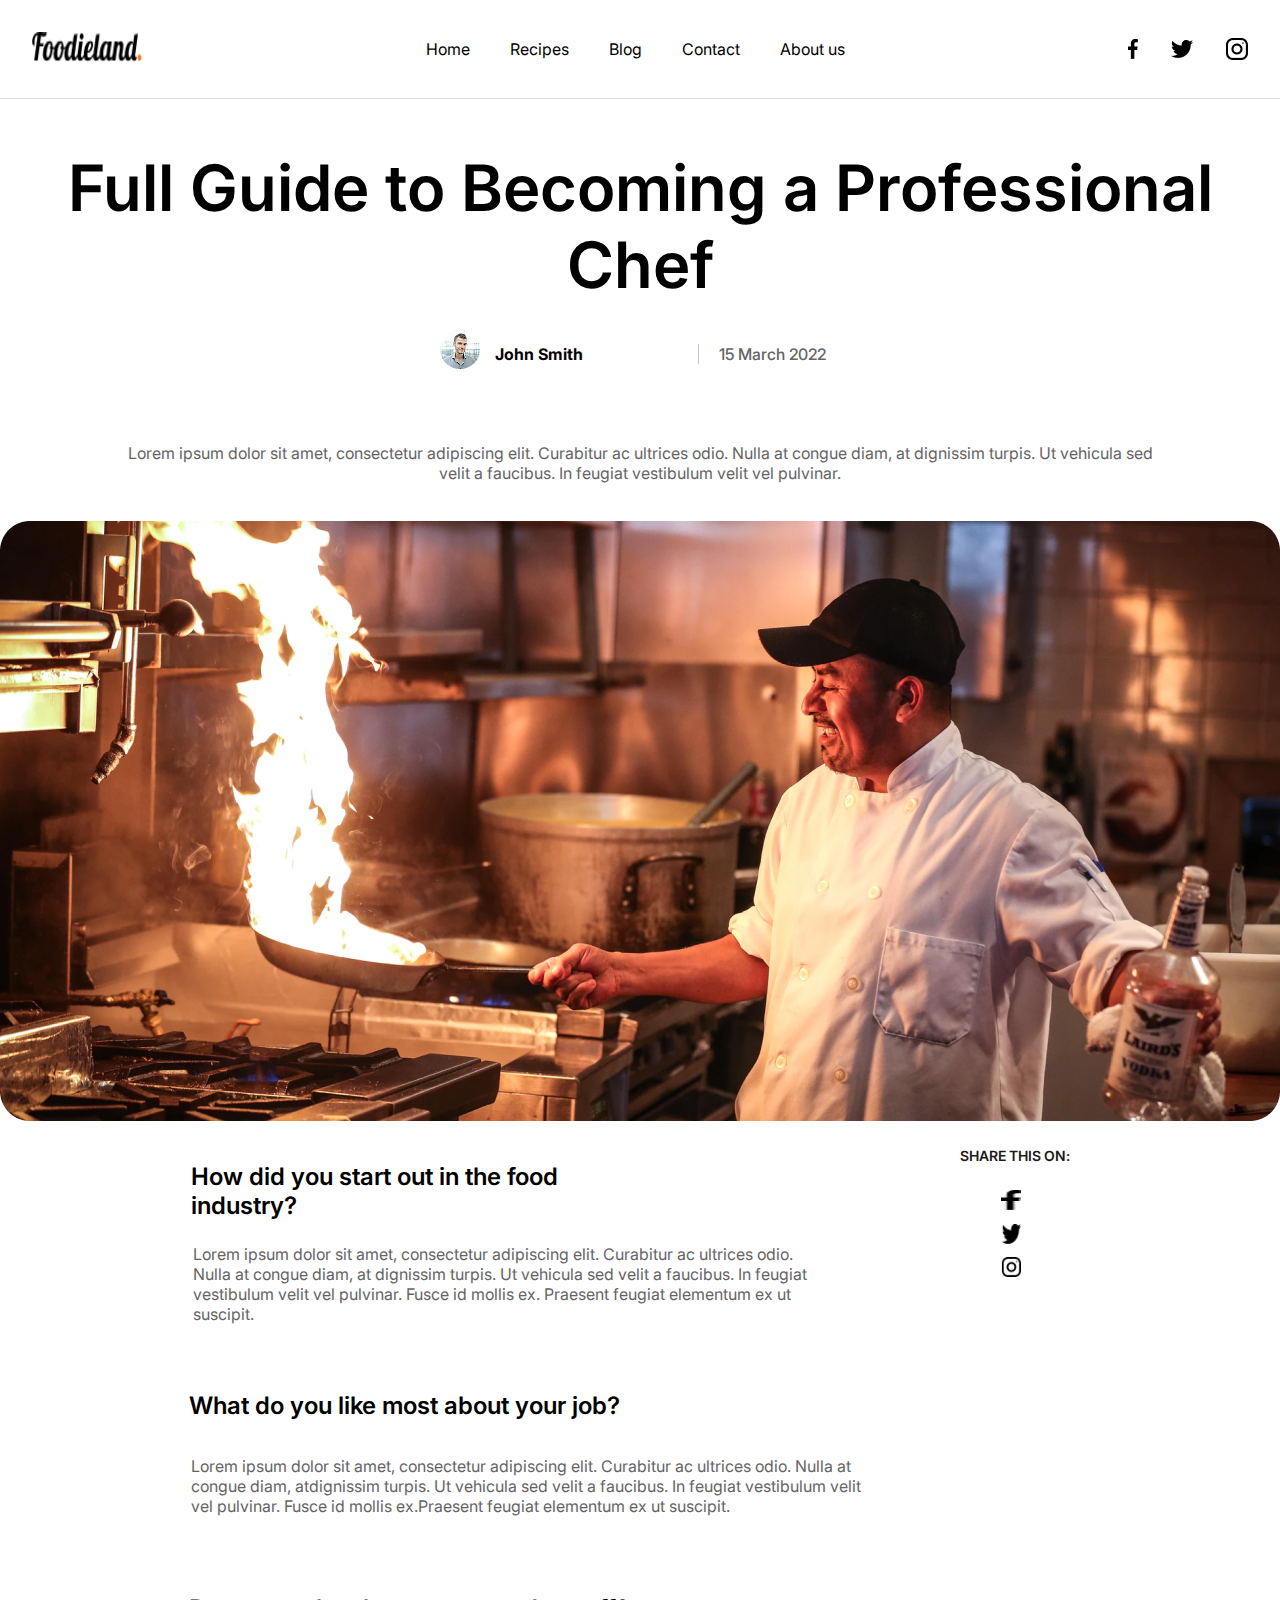
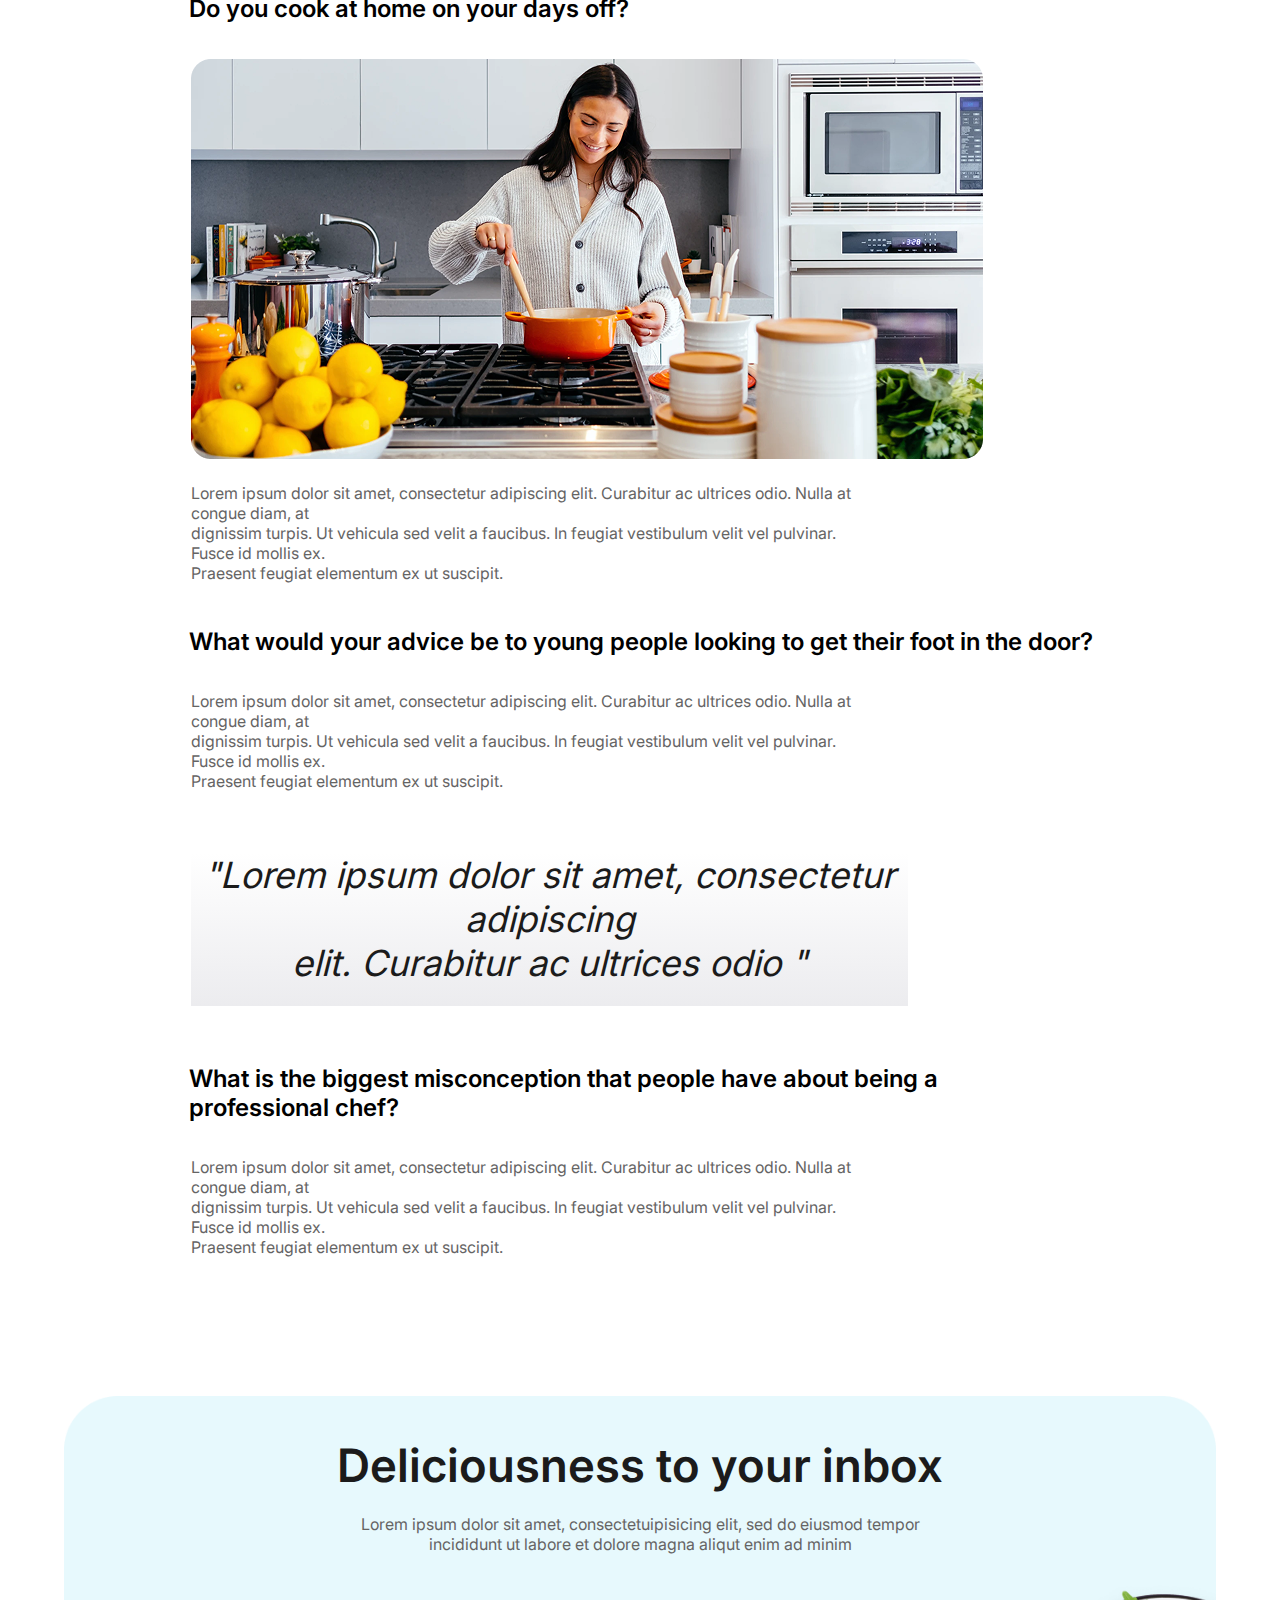
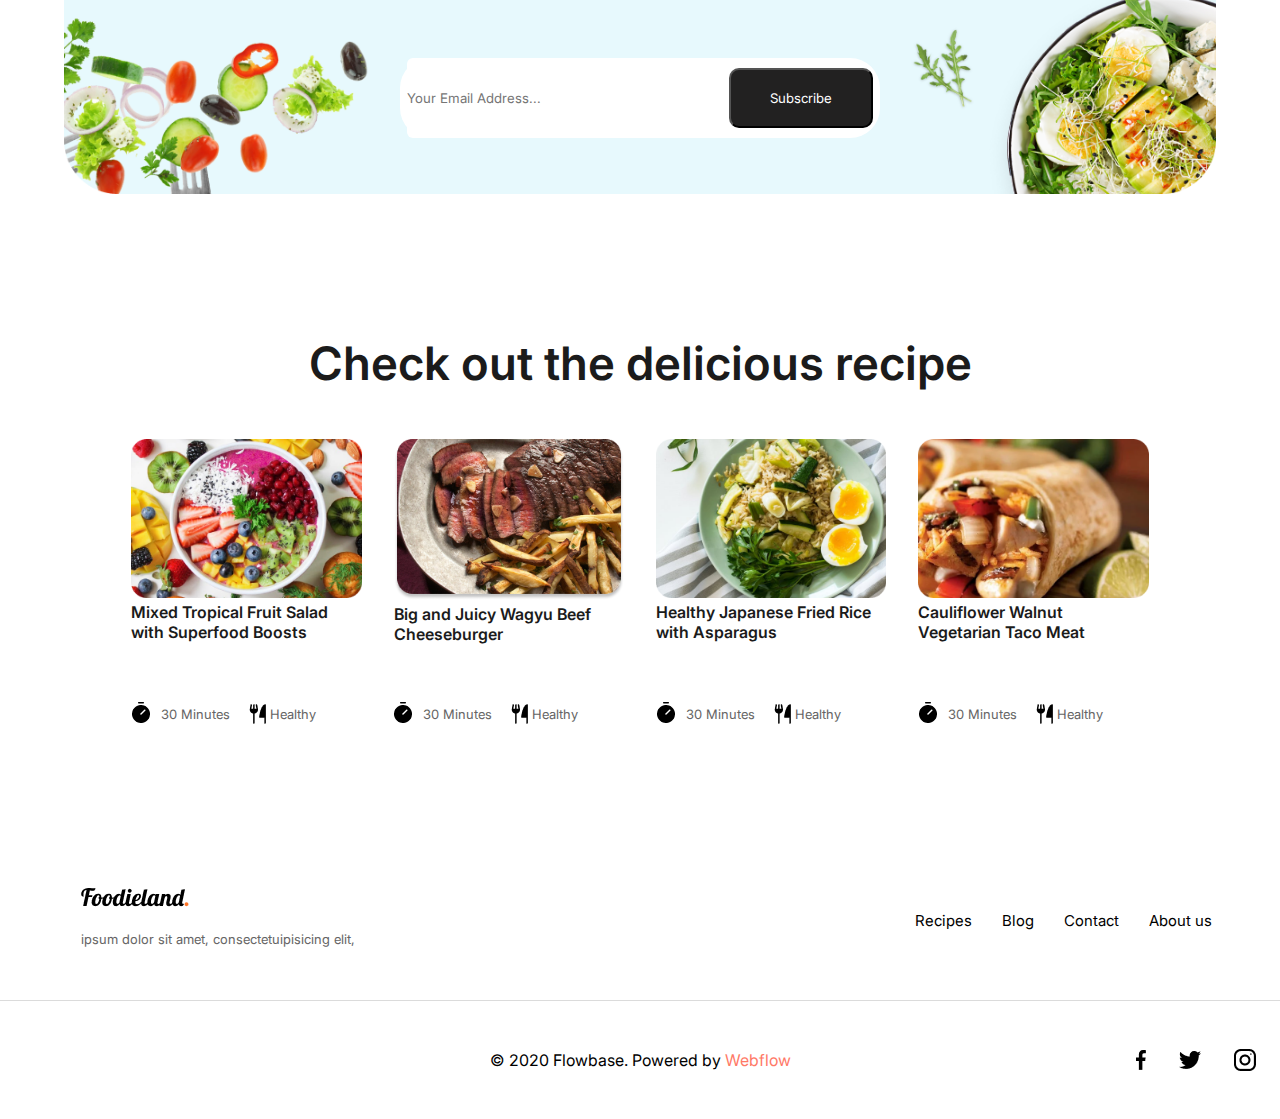
<file: post/index.html>
<!DOCTYPE html>
<html lang="en">

<head>
    <meta charset="UTF-8">
    <meta name="viewport" content="width=device-width, initial-scale=1.0">
    <link rel="icon" type="image/png" sizes="32x32" href="asset/image/ForkKnife.png">
    <link rel="stylesheet" href="style.css">
    <title>FoodyLand</title>
</head>

<body>
    <div class="container">
        <header>
            <div class="logo">
                <img class="page-logoi" src="asset/image/Foodieland..png">

            </div>
            <div>
                <div class="nav-links">
                    <div class="nav-lin"><a href="#" class="nav-link"></a>Home</div>
                    <div class="nav-lin"><a href="#" class="nav-link"></a>Recipes</div>
                    <div class="nav-lin"><a href="#" class="nav-link"></a>Blog</div>
                    <div class="nav-lin"><a href="#" class="nav-link"></a>Contact</div>
                    <div class="nav-lin"><a href="#" class="nav-link"></a>About us</div>
                </div>
            </div>
            <div class="header-logo">
                <img src="asset/image/001-facebook.png">
                <img src="asset/image/003-twitter.png">
                <img src="asset/image/instagram-black.png">
            </div>
        </header>
        <div>
            <div class="headline">
                <h1 class="chef">Full Guide to Becoming a Professional Chef</h1>
                <div class="proffile">
                    <img class="logo-chef" src="asset/image/Ellipse 2 (6).png">
                    <h6 class="name-logo">John Smith</h6>
                    <h6 class="date-chef">15 March 2022</h6>
                </div>
                <p class="par-chef">Lorem ipsum dolor sit amet, consectetur adipiscing elit. Curabitur ac ultrices
                    odio. Nulla at congue diam, at dignissim turpis. Ut vehicula sed<br> velit a faucibus. In
                    feugiat vestibulum velit vel pulvinar.</p>
                <img class="img-chef" src="asset/image/chef.png">
            </div>
            <div class="question">
                <div class="top-q">
                    <div class="ques">
                        <h4 class="titr-ques">How did you start out in the food industry?</h4>
                        <p class="par-ques-1">Lorem ipsum dolor sit amet, consectetur adipiscing elit. Curabitur ac ultrices odio. Nulla at
                            congue diam, at dignissim turpis. Ut vehicula sed velit a faucibus. In feugiat
                            vestibulum velit vel pulvinar. Fusce id mollis ex. Praesent feugiat elementum ex ut
                            suscipit.</p>
                    </div>
                    <div class="share">
                        <h5 class="titr-share">:SHARE THIS ON</h5>
                        <div class="share-logo">
                            <img class="lg" src="asset/image/001-facebook.png">
                            <img class="lg" src="asset/image/003-twitter.png">
                            <img class="lg" src="asset/image/004-instagram.png">
                        </div>
                    </div>
                </div>
                <div class="ques-1" style="margin-left: 11%; margin-top: 5%;">
                    <h4 class="titr-ques">What do you like most about your job?</h4>
                    <p class="par-ques">Lorem ipsum dolor sit amet, consectetur adipiscing elit. Curabitur ac ultrices
                        odio. Nulla at
                        congue diam, atdignissim turpis. Ut vehicula sed velit a faucibus. In feugiat
                        vestibulum velit vel pulvinar. Fusce id mollis ex.Praesent feugiat elementum ex ut
                        suscipit.</p>
                </div>
                <div class="ques-2" style="margin-left: 11%; margin-top: 5%;">
                    <h4 class="titr-ques">Do you cook at home on your days off?</h4>
                    <img class="img-ques" src="asset/image/Rectangle 23.png">
                    <p class="par-ques" style="margin-top: 2%;">Lorem ipsum dolor sit amet, consectetur adipiscing elit. Curabitur ac ultrices
                        odio. Nulla at
                        congue diam, at<br> dignissim turpis. Ut vehicula sed velit a faucibus. In feugiat
                        vestibulum velit vel pulvinar. Fusce id mollis ex.<br> Praesent feugiat elementum ex ut
                        suscipit.</p>
                </div>
                <div class="ques-3" style="margin-left: 11%; margin-top: 2%;">
                    <h4 class="titr-ques">What would your advice be to young people looking to get their foot in the
                        door?</h4>
                    <p class="par-ques">Lorem ipsum dolor sit amet, consectetur adipiscing elit. Curabitur ac ultrices
                        odio. Nulla at
                        congue diam, at<br> dignissim turpis. Ut vehicula sed velit a faucibus. In feugiat
                        vestibulum velit vel pulvinar. Fusce id mollis ex.<br> Praesent feugiat elementum ex ut
                        suscipit.</p>
                    <h1 class="Lorem-ipsum"> <i class="lorem-ip">"Lorem ipsum dolor sit amet, consectetur adipiscing<br> elit. Curabitur
                            ac ultrices odio "</i></h1>
                </div>
                <div class="ques-4" style="margin-left: 11%; margin-top: 5%;">
                    <h4 class="titr-ques">What is the biggest misconception that people have about being a<br>
                        professional chef?</h4>
                    <p class="par-ques">Lorem ipsum dolor sit amet, consectetur adipiscing elit. Curabitur ac ultrices
                        odio. Nulla at
                        congue diam, at<br> dignissim turpis. Ut vehicula sed velit a faucibus. In feugiat
                        vestibulum velit vel pulvinar. Fusce id mollis ex.<br> Praesent feugiat elementum ex ut
                        suscipit.</p>
                </div>

            </div>
            <div class="last-div">
                <div class="inbox">
                    <h1 style="margin-top: 3%;">Deliciousness to your inbox</h1>
                    <p style="margin-top: 2%;">Lorem ipsum dolor sit amet, consectetuipisicing elit, sed do eiusmod tempor<br> incididunt ut
                        labore et
                        dolore magna aliqut enim ad minim </p>
                </div>
            <div class="btn-last">
                <input class="email" type="email" placeholder="Your Email Address...">
                <button class="sub">Subscribe</button>
            </div>
            </div>
            <div class="end-titr">
                <h1 class="headline-recipes">
                    Check out the delicious recipe
                </h1>
            </div>
            <div class="recipes">
                <div class="food">
                    <img src="asset/image/Mask Group(9).png">
                    <h4 class="moso">Mixed Tropical Fruit Salad with Superfood Boosts </h4>
                    <div class="fooder">
                        <h6 class="minutes"> <img src="asset/image/Timer.png">30 Minutes</h6>
                        <h6 class="health"><img src="asset/image/ForkKnife.png">Healthy </h6>

                    </div>
                </div>
                <div class="food">
                    <img src="asset/image/Mask Group(10).png">
                    <h4 class="moso">Big and Juicy Wagyu Beef Cheeseburger</h4>
                    <div class="fooder">
                        <h6 class="minutes"> <img src="asset/image/Timer.png">30 Minutes</h6>
                        <h6 class="health"> <img src="asset/image/ForkKnife.png">Healthy</h6>
                    </div>
                </div>
                <div class="food">
                    <img src="asset/image/Mask Group(11).png">
                    <h4 class="moso">Healthy Japanese Fried Rice with Asparagus</h4>
                    <div class="fooder">
                        <h6 class="minutes"> <img src="asset/image/Timer.png">30 Minutes</h6>
                        <h6 class="health"> <img src="asset/image/ForkKnife.png">Healthy</h6>
                    </div>
                </div>
                <div class="food">
                    <img src="asset/image/Mask Group77.png">
                    <h4 class="moso">Cauliflower Walnut Vegetarian Taco Meat</h4>
                    <div class="fooder">
                        <h6 class="minutes"><img src="asset/image/Timer.png">30 Minutes </h6>
                        <h6 class="health"> <img src="asset/image/ForkKnife.png">Healthy</h6>
                    </div>
                </div>
            </div>
            <div class="end">
                <div class="text-end" style="margin-left: 4%">
                    <div class="last-logo">
                        <img class="end-logo" src="asset/image/Foodieland..png">
                    </div>
                    <div class="last-text">
                        <p class="last-paragraph"> ipsum dolor sit amet, consectetuipisicing elit, </p>
                    </div>
                </div>
                <div class="last-nav">
                    <div class="nav-Recipes-en"><a href="#" class="nav-link-en"></a>About us</div>
                    <div class="nav-Blog-en"><a href="#" class="nav-link-en"></a>Contact</div>
                    <div class="nav-Contact-en"><a href="#" class="nav-link-en"></a>Blog</div>
                    <div class="nav-About-en"><a href="#" class="nav-link-en"></a>Recipes</div>
                </div>
            </div>
            <div class="end-pg">
                <div class="last-text-end">
                    © 2020 Flowbase. Powered by <span class="orange-color">Webflow</span>
                </div>
                <div class="last-logo-3">
                    <img src="asset/image/instagram-black.png">
                    <img src="asset/image/003-twitter.png">
                    <img src="asset/image/001-facebook.png">
                </div>
            </div>

        </div>

</body>

</html>
</file>
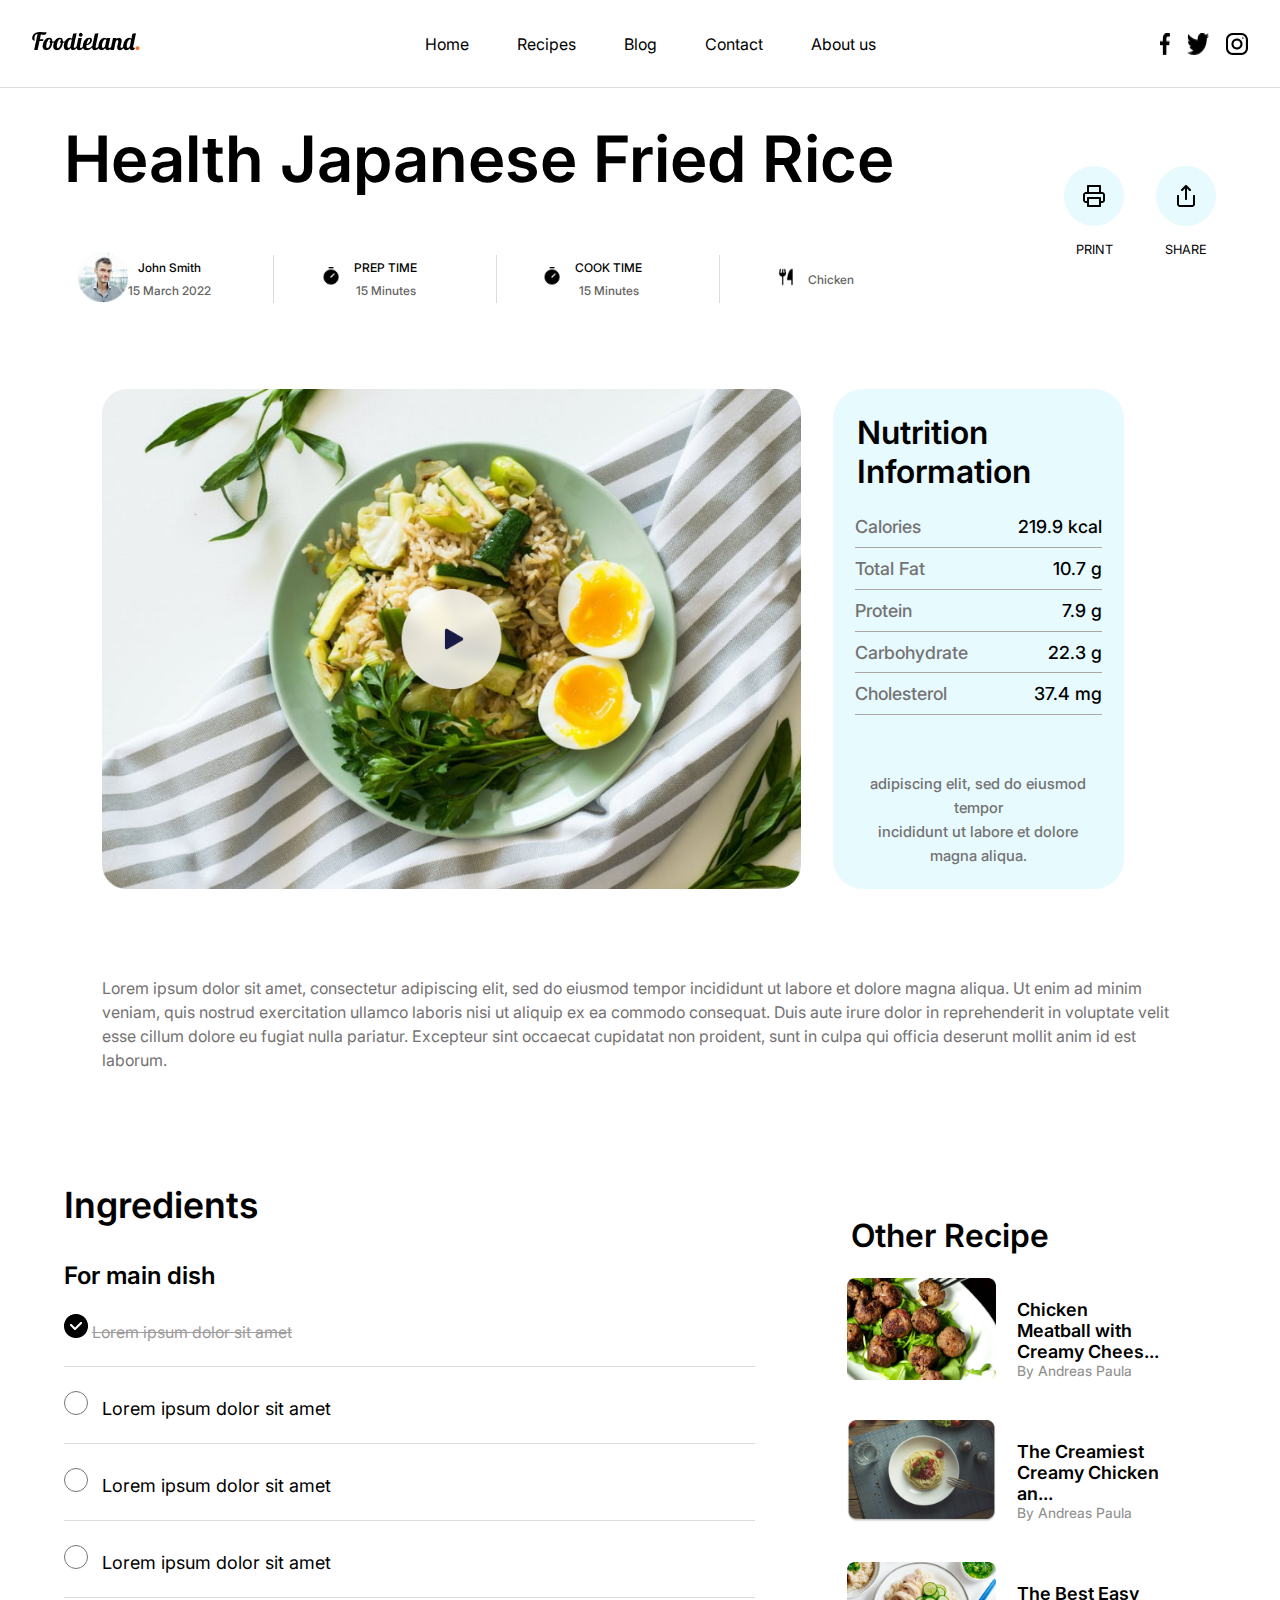
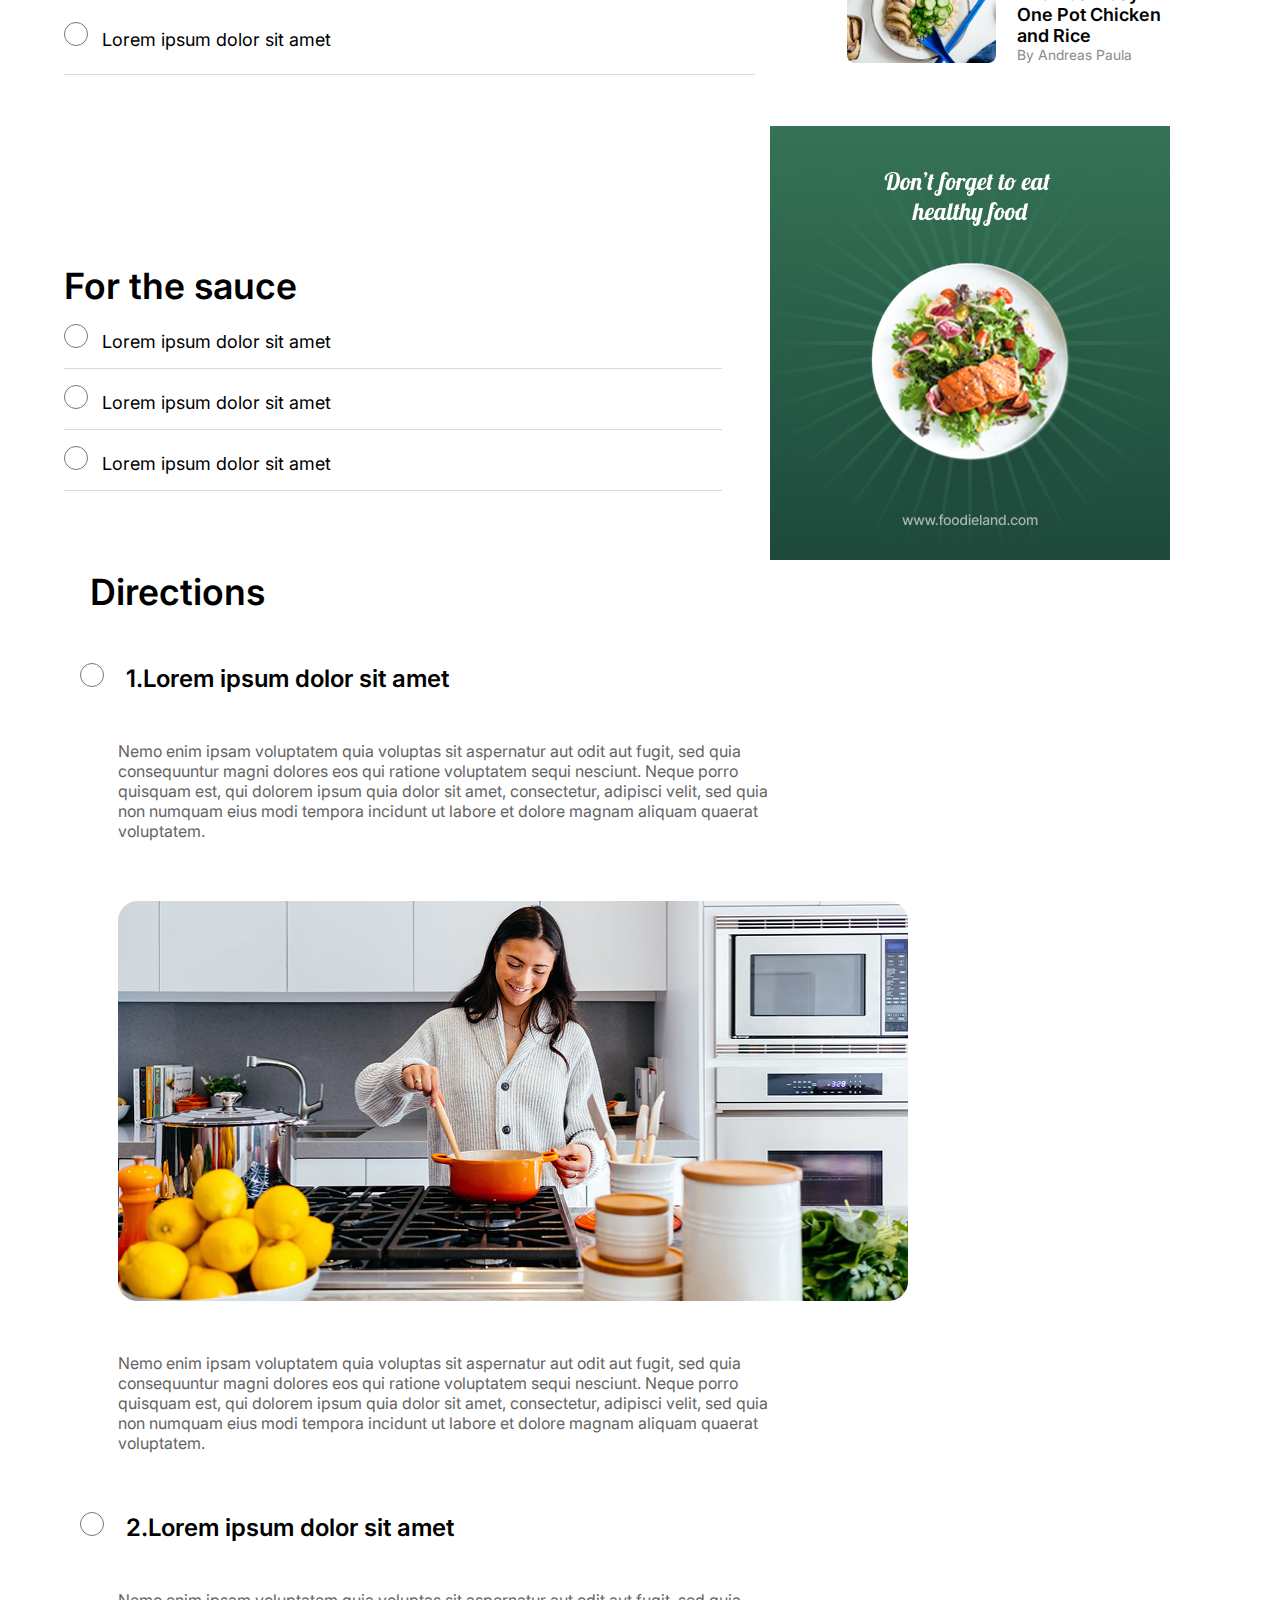
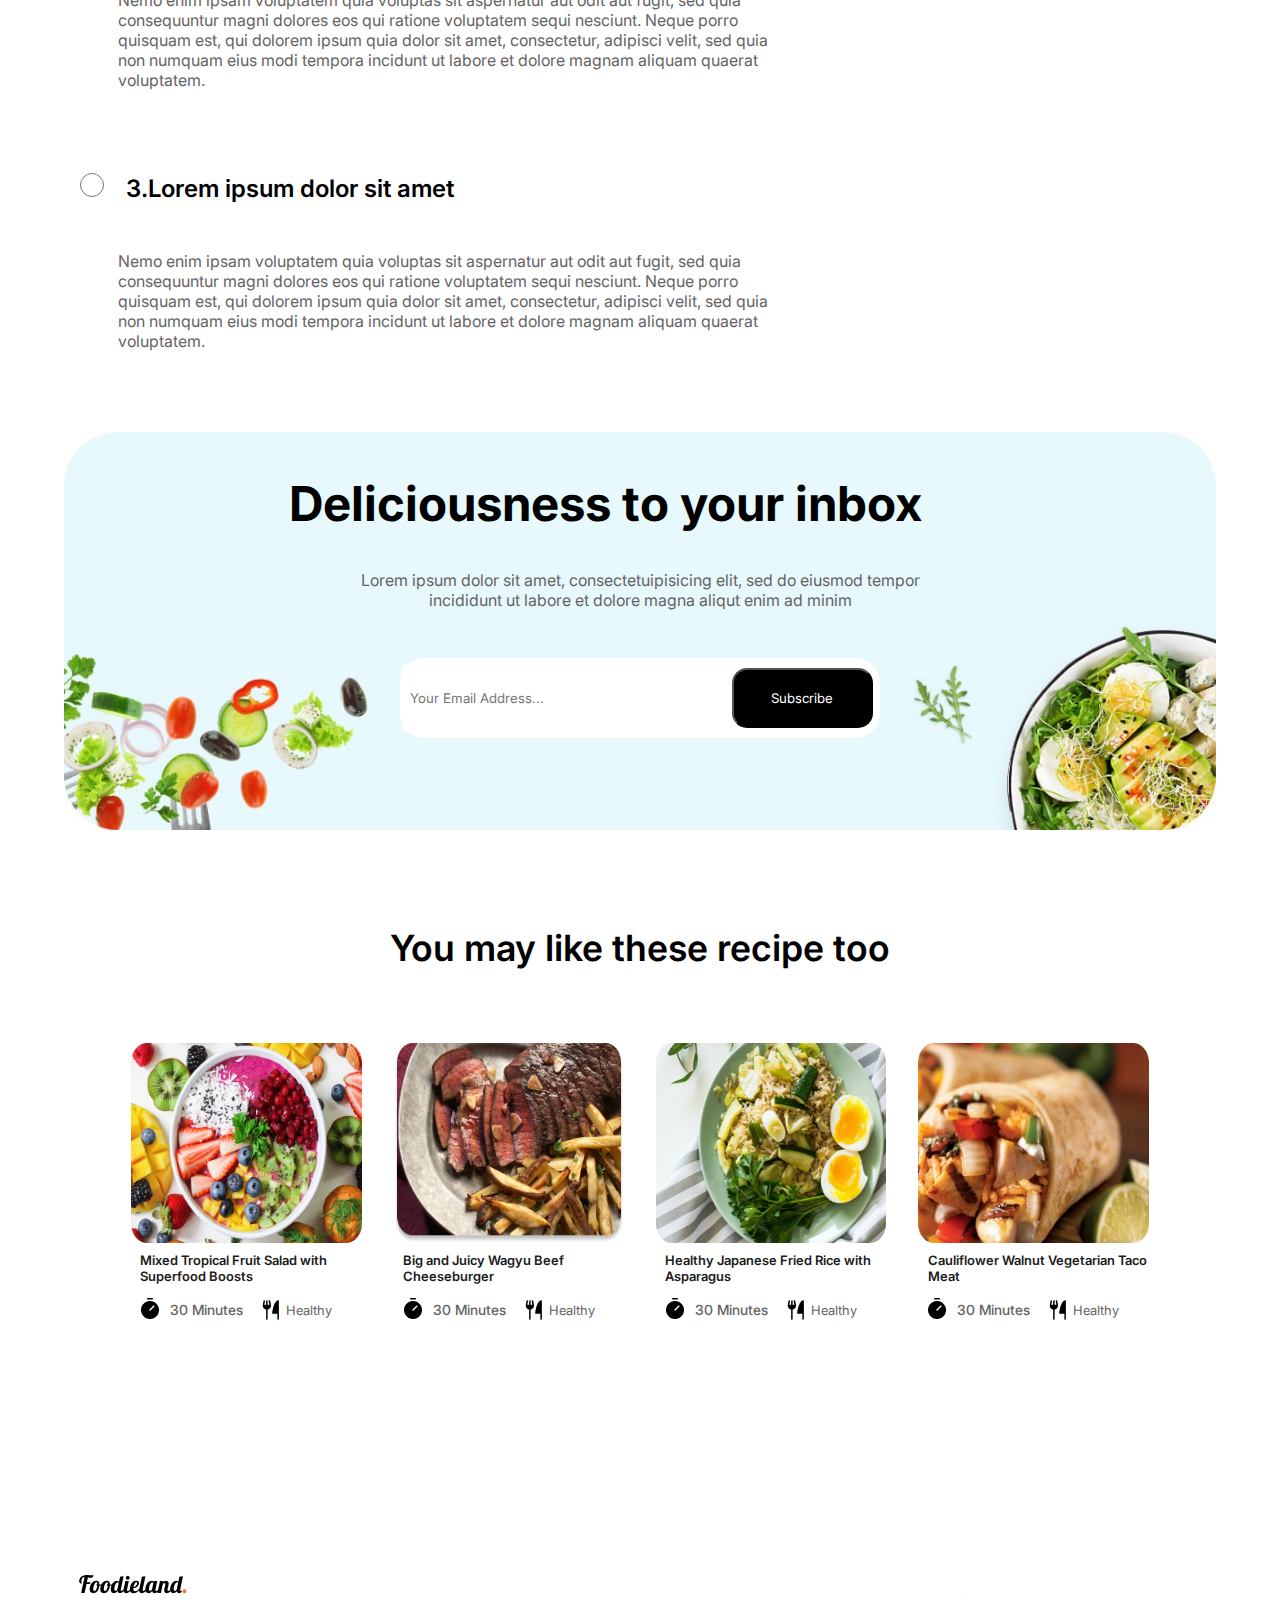
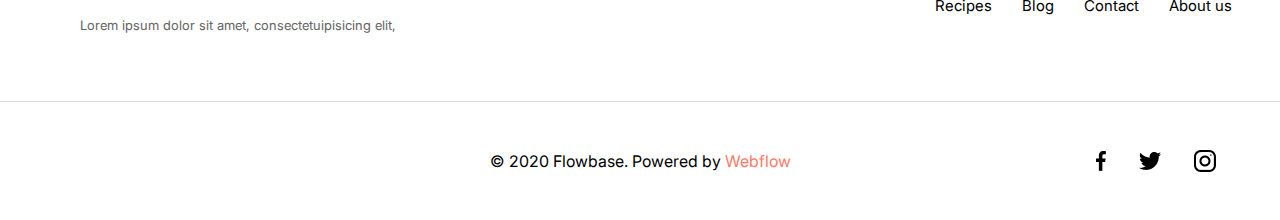
<file: recipe-details/index.html>
<!DOCTYPE html>
<html lang="en">

<head>
    <meta charset="UTF-8">
    <meta name="viewport" content="width=device-width, initial-scale=1.0">
    <link rel="icon" type="image/png" sizes="32x32" href="asset/image/ForkKnife.png">
    <link rel="stylesheet" href="style.css">
    <title>FoodyLand</title>
</head>

<body>
    <div class="container">
        <header>
            <div class="logo">
                <img class="page-logoi" src="asset/image/Foodieland..png">

            </div>
            <div>
                <div class="nav-links">
                    <div class="nav-home"><a href="#" class="nav-link"></a>Home</div>
                    <div class="nav-Recipes"><a href="#" class="nav-link"></a>Recipes</div>
                    <div class="nav-Blog"><a href="#" class="nav-link"></a>Blog</div>
                    <div class="nav-Contact"><a href="#" class="nav-link"></a>Contact</div>
                    <div class="nav-About"><a href="#" class="nav-link"></a>About us</div>
                </div>
            </div>
            <div class="header-logo">
                <img src="asset/image/001-facebook.png">
                <img src="asset/image/003-twitter.png">
                <img src="asset/image/instagram-black.png">
            </div>
        </header>

        </header>
        <div class="page-name">
            <div class="page-left">
                <h2 class="headline">
                    Health Japanese Fried Rice
                </h2>
                <div class="info">
                    <div class="proffile">
                        <div class="profile-img">
                            <img class="logo-chef" src="asset/image/Ellipse 2 (6).png">
                        </div>
                        <div class="profile-text">
                            <h6 class="name-logo">John Smith</h6>
                            <h6 class="date-chef">15 March 2022</h6>
                        </div>
                    </div>
                    <div class="proffile">
                        <div class="profile-img">
                            <img class="logo-chef timer" src="asset/image/Timer.png">
                        </div>
                        <div class="profile-text">
                            <h6 class="name-logo">PREP TIME</h6>
                            <h6 class="date-chef">15 Minutes</h6>
                        </div>
                    </div>
                    <div class="proffile">
                        <div class="profile-img">
                            <img class="logo-chef timer" src="asset/image/Timer.png">
                        </div>
                        <div class="profile-text">
                            <h6 class="name-logo">COOK TIME</h6>
                            <h6 class="date-chef">15 Minutes</h6>
                        </div>
                    </div>
                    <div class="proffile">
                        <div class="profile-img">
                            <img class="logo-chef timer" src="asset/image/ForkKnife.png">
                        </div>
                        <div class="profile-text">
                            <h6 class="date-chef">Chicken</h6>
                        </div>
                    </div>
                </div>
            </div>
            <div class="page-right">
                <div class="item-page-right">
                    <div class="item-page-right-icon">
                        <img src="./asset/image/printer.png" alt="">
                    </div>
                    <div class="item-page-right-title">PRINT</div>
                </div>
                <div class="item-page-right">
                    <div class="item-page-right-icon">
                        <img src="./asset/image/share.png" alt="">
                    </div>
                    <div class="item-page-right-title">SHARE</div>
                </div>
            </div>
        </div>


        <div class="nutrition">
            <img class="nut-img" src="asset/image/Group 13937.png">
            <div class="nut-info">
                <div class="nut-infos">
                    <h1>Nutrition Information</h1>
                    <div class="infosec">
                        <h4 class="cal">Calories</h4>
                        <h4 class="calnumb">219.9 kcal</h4>

                    </div>
                    <div class="infosec">
                        <h4 class="cal">Total Fat</h4>
                        <h4 class="calnumb">10.7 g</h4>

                    </div>
                    <div class="infosec">
                        <h4 class="cal">Protein</h4>
                        <h4 class="calnumb">7.9 g</h4>

                    </div>
                    <div class="infosec">
                        <h4 class="cal">Carbohydrate</h4>
                        <h4 class="calnumb">22.3 g</h4>

                    </div>
                    <div class="infosec">
                        <h4 class="cal">Cholesterol</h4>
                        <h4 class="calnumb">37.4 mg</h4>

                    </div>
                </div>

                <p class="foot-inf">adipiscing elit, sed do eiusmod tempor<br> incididunt ut labore et dolore magna
                    aliqua. </p>
            </div>
        </div>
        <p class="vasat">
            Lorem ipsum dolor sit amet, consectetur adipiscing elit, sed do eiusmod tempor incididunt ut labore et
            dolore magna aliqua. Ut enim ad minim veniam, quis nostrud exercitation ullamco laboris nisi ut aliquip ex
            ea commodo consequat. Duis aute irure dolor in reprehenderit in voluptate velit esse cillum dolore eu fugiat
            nulla pariatur. Excepteur sint occaecat cupidatat non proident, sunt in culpa qui officia deserunt mollit
            anim id est laborum.
        </p>

        <div class="check">
            <div class="ingredient">

                <h2 class="title-ing">Ingredients</h2>
                <h3 class="main-mtn">For main dish</h3>
                <span class="query-type-img">
                    <img src="asset/image/Group 885.png" style="width: 24px; height: 24px;">
                    <del class="lorem-1">Lorem ipsum dolor sit amet</del>
                </span>

                <div class="query-type">
                    <input type="radio" id="option2 " name="query-type" aria-required="true" style="width: 24px; height: 24px;">
                    <label for="option2">Lorem ipsum dolor sit amet</label>
                </div>
                <div class="query-type">
                    <input type="radio" id="option2 " name="query-type" aria-required="true" style="width: 24px; height: 24px;">
                    <label for="option2">Lorem ipsum dolor sit amet</label>
                </div>
                <div class="query-type">
                    <input type="radio" id="option2 " name="query-type" aria-required="true" style="width: 24px; height: 24px;">
                    <label for="option2">Lorem ipsum dolor sit amet</label>
                </div>
                <div class="query-type">
                    <input type="radio" id="option2 " name="query-type" aria-required="true" style="width: 24px; height: 24px;">
                    <label for="option2">Lorem ipsum dolor sit amet</label>
                </div>
            </div>

            <div class="Recipe">
                <h1 class="Recipe-title">Other Recipe</h1>
                <div class="div-rec">
                    <div class="menu-rec">
                        <img class="menu-img" src="asset/image/Mask Group(4).png">
                        <div class="rec-mtn">
                            <h5 class="first-m">Chicken Meatball with Creamy Chees...</h5>
                            <h6 class="footer-m">By Andreas Paula</h6>
                        </div>
                    </div>
                    <div class="menu-rec">
                        <img class="menu-img" src="asset/image/Mask Group(8).png">
                        <div class="rec-mtn">
                            <h5 class="first-m">The Creamiest Creamy Chicken an...</h5>
                            <h6 class="footer-m">By Andreas Paula</h6>
                        </div>
                    </div>
                    <div class="menu-rec">
                        <img class="menu-img" src="asset/image/Mask Group(6).png">
                        <div class="rec-mtn">
                            <h5 class="first-m">The Best Easy One Pot Chicken and Rice</h5>
                            <h6 class="footer-m">By Andreas Paula</h6>
                        </div>
                    </div>
                </div>
            </div>
        </div>

        <div class="sauce">
            <div class="rast">
                <h3 class="sos">For the sauce</h3>
                <div class="query-type">
                    <input type="radio" id="option2 " name="query-type" aria-required="true" style="width: 24px; height: 24px;">
                    <label for="option2">Lorem ipsum dolor sit amet</label>
                </div>
                <div class="query-type">
                    <input type="radio" id="option2 " name="query-type" aria-required="true" style="width: 24px; height: 24px;">
                    <label for="option2">Lorem ipsum dolor sit amet</label>
                </div>
                <div class="query-type">
                    <input type="radio" id="option2 " name="query-type" aria-required="true" style="width: 24px; height: 24px;">
                    <label for="option2" >Lorem ipsum dolor sit amet</label>
                </div>
            </div>

            <img class="chap-img" src="asset/image/Ads.png">

        </div>

        <div class="direction">
            <h1 class="drctn">Directions</h1>
            <div class="query-type">
                <input type="radio" id="option2 " name="query-type" aria-required="true" style="width:24px ; height: 24px;" >
                <label for="option2" class="option2-lable">1.Lorem ipsum dolor sit amet</label>
                <p class="dir-par">
                    Nemo enim ipsam voluptatem quia voluptas sit aspernatur aut odit aut fugit, sed quia consequuntur
                    magni dolores eos qui ratione voluptatem sequi nesciunt. Neque porro quisquam est, qui dolorem ipsum
                    quia dolor sit amet, consectetur, adipisci velit, sed quia non numquam eius modi tempora incidunt ut
                    labore et dolore magnam aliquam quaerat voluptatem.
                </p>

            </div>

            <img class="dir-img" src="asset/image/Rectangle 23.png">
            <p class="dir-par">
                Nemo enim ipsam voluptatem quia voluptas sit aspernatur aut odit aut fugit, sed quia consequuntur magni
                dolores eos qui ratione voluptatem sequi nesciunt. Neque porro quisquam est, qui dolorem ipsum quia
                dolor sit amet, consectetur, adipisci velit, sed quia non numquam eius modi tempora incidunt ut labore
                et dolore magnam aliquam quaerat voluptatem.
            </p>

            <div class="query-type">
                <input type="radio" id="option2 " name="query-type" aria-required="true" style="width:24px ; height: 24px;">
                <label for="option2" class="option2-lable">2.Lorem ipsum dolor sit amet</label>
                <p class="dir-par">
                    Nemo enim ipsam voluptatem quia voluptas sit aspernatur aut odit aut fugit, sed quia consequuntur
                    magni dolores eos qui ratione voluptatem sequi nesciunt. Neque porro quisquam est, qui dolorem ipsum
                    quia dolor sit amet, consectetur, adipisci velit, sed quia non numquam eius modi tempora incidunt ut
                    labore et dolore magnam aliquam quaerat voluptatem.
                </p>

            </div>

            <div class="query-type">
                <input type="radio" id="option2 " name="query-type" aria-required="true" style="width:24px ; height: 24px;">
                <label for="option2" class="option2-lable">3.Lorem ipsum dolor sit amet</label>
                <p class="dir-par">
                    Nemo enim ipsam voluptatem quia voluptas sit aspernatur aut odit aut fugit, sed quia consequuntur
                    magni dolores eos qui ratione voluptatem sequi nesciunt. Neque porro quisquam est, qui dolorem ipsum
                    quia dolor sit amet, consectetur, adipisci velit, sed quia non numquam eius modi tempora incidunt ut
                    labore et dolore magnam aliquam quaerat voluptatem.
                </p>

            </div>
        </div>
        <div class="inbox">
            <h1 class="title">Deliciousness to your inbox</h1>
            <p class="mtn">Lorem ipsum dolor sit amet, consectetuipisicing elit, sed do eiusmod tempor<br>
                incididunt ut labore et dolore magna aliqut enim ad minim </p>
            <div class="btn-last">
                <input class="email" type="email" placeholder="Your Email Address...">
                <button class="sub">Subscribe</button>
            </div>
        </div>

        <div class="recipe-title">
            You may like these recipe too
        </div>
        <div class="recipes">
            <div class="food">
                <img class="pic" src="asset/image/Mask Group(9).png">
                <h4 class="moso">Mixed Tropical Fruit Salad with<br>Superfood Boosts </h4>
                <div class="fooder">
                    <h6 class="minutes"><img class="icon" src="asset/image/Timer.png"> 30 Minutes</h6>
                    <h6 class="health"><img class="icon" src="asset/image/ForkKnife.png"> Healthy</h6>
                </div>
            </div>
            <div class="food">
                <img class="pic" src="asset/image/Mask Group(10).png">
                <h4 class="moso">Big and Juicy Wagyu Beef<br> Cheeseburger</h4>
                <div class="fooder">
                    <h6 class="minutes"><img class="icon" src="asset/image/Timer.png"> 30 Minutes</h6>
                    <h6 class="health"><img class="icon" src="asset/image/ForkKnife.png"> Healthy</h6>
                </div>
            </div>
            <div class="food">
                <img class="pic" src="asset/image/Mask Group(11).png">
                <h4 class="moso">Healthy Japanese Fried Rice with<br> Asparagus</h4>
                <div class="fooder">
                    <h6 class="minutes"><img class="icon" src="asset/image/Timer.png"> 30 Minutes</h6>
                    <h6 class="health"><img class="icon" src="asset/image/ForkKnife.png"> Healthy</h6>
                </div>
            </div>
            <div class="food">
                <img class="pic" src="asset/image/Mask Group77.png">
                <h4 class="moso">Cauliflower Walnut Vegetarian Taco<br> Meat</h4>
                <div class="fooder">
                    <h6 class="minutes"><img class="icon" src="asset/image/Timer.png"> 30 Minutes</h6>
                    <h6 class="health"><img class="icon" src="asset/image/ForkKnife.png"> Healthy</h6>
                </div>
            </div>
        </div>
        <div class="end">
            <div class="text-end">
                <div class="last-logo">
                    <img class="end-logo" src="asset/image/Foodieland..png">
                </div>
                <div class="last-text">
                    <p class="last-paragraph">Lorem ipsum dolor sit amet, consectetuipisicing elit, </p>
                </div>
            </div>
            <div class="last-nav">
                <div class="nav-Recipes-en"><a href="#" class="nav-link-en"></a>About us</div>
                <div class="nav-Blog-en"><a href="#" class="nav-link-en"></a>Contact</div>
                <div class="nav-Contact-en"><a href="#" class="nav-link-en"></a>Blog</div>
                <div class="nav-About-en"><a href="#" class="nav-link-en"></a>Recipes</div>
            </div>
        </div>
        <div class="end-pg">
            <div class="last-text-end">
                © 2020 Flowbase. Powered by <span class="orange-color">Webflow</span>
            </div>
            <div class="last-logo-3">
                <img src="asset/image/instagram-black.png">
                <img src="asset/image/003-twitter.png">
                <img src="asset/image/001-facebook.png">
            </div>
        </div>
    </div>
</body>

</html>
</file>
<file: blog-list/style.css>
* {
    margin: 0;
    padding: 0;
    box-sizing: border-box;
    font-family: "inter-Regular";
    font-weight: 300;
}

:root {
    --light-blue: #E7FAFE;
    --black: #1a1a1a;
}

@font-face {
    font-family: "Inter-Bold";
    src: url(asset/font/Inter_18pt-Bold.ttf);
}

@font-face {
    font-family: "Inter-Regular";
    src: url(asset/font/Inter_18pt-Regular.ttf);
}

@font-face {
    font-family: "Inter-SemiBold";
    src: url(asset/font/Inter_18pt-SemiBold.ttf);
}

@font-face {
    font-family: "Inter-Medium";
    src: url(asset/font/Inter_24pt-Medium.ttf);
}

.container {
    width: 100%;
    margin: 0 auto;
    overflow: hidden;
}

header {
    display: flex;
    justify-content: space-between;
    align-items: center;
    width:100%;
    padding: 2rem;
    border-bottom: 1px solid #dbdbdb;
    margin: 0 auto;
}

.nav-links {
    display: flex;
    justify-content: center;
    align-items: center;
    gap: 2.5rem;
    cursor: pointer;
}

.header-logo {
    display: flex;
    justify-content: center;
    align-items: center;
    gap: 2rem;
    cursor: pointer;
}

.headline {
    text-align: center;
    padding: 20px;
}

.Blog {
    font-family: "Inter-SemiBold";
    font-size: 64px;
}

p {
    font-family: "Inter-Regular";
    font-size: 17px;
    color: #565555;
    padding: 10px;
}

.header-srch {
    background-color: white;
    height: 100px;
    width: 100%;
    display: flex;
    flex-direction: column;
    justify-content: center;
    align-items: center;
    gap: 2rem;
    margin-bottom: 5%;
}

.email {
    height: 100%;
    border: 0;
    border-radius: 15px;
    width: 41%;
    padding: 2%;
    margin-left: -14%;
    flex: 0 0 70%;
}

.sub {
    height: 60px;
    width: 160px;
    flex: 0 0 28%;
    border-radius: 20px;
    border: unset;
    background-color: var(--black);
    color: white;
    margin-right: -13%;
    cursor: pointer;
}

.btn-last {
    width: 641px;
    height: 80px;
    background-color: white;
    display: flex;
    justify-content: center;
    align-items: center;
    border-radius: 25px;
    border: 1px solid #e7e7e7;
    margin-top: 3%;
}

.sub-1 {
    background-color: #1a1a1a;
    color: #f3f1f1;
    font-weight: 500;
    cursor: pointer;
    border-radius: 10px;
    width: 6rem;
    height: 100%;
    flex: 1;
    padding: 0.6rem 0;
}

.email-1 {
    width: 100%;
    height: 100%;
    border: 1px solid white;
    flex: 2;
    padding: 0.6rem 0;
}

.food-list {
    width: 90%;
    margin: 0 auto;
    display: flex;
    justify-content: space-between;
    /* align-items: center; */
}

.left-div {
    flex: 0 0 65%;
}

.text-titr {
    font-family: "Inter-Bold";
    font-size: 30px;
    margin-bottom: 30px;
    text-align: left;
}

.recipes-list {
    flex: 0 0 40%;
    /* display: none?; */
    display: flex;
    flex-direction: column;
    /* justify-content: center; */
}

.sec {
    display: flex;
    /* padding-bottom: 5%; */
    justify-content: cbtnenter;
    align-items: center;
    text-align: left;
}

.f-list {
    display: flex;
    justify-content: center;
    align-items: center;
}

.main-mtn {
    display: flex;
    flex-direction: column;
    justify-content: flex-start;
    padding: 0 0.7rem;
}

.f-list .img {
    height: 200px;
    width: 300px;
}

;

.mtnm {
    padding: 20px;
}

.sec-img {
    width: 140px;
    /* border-radius: 25px; */
}

.img {
    width: 35%;
    height: 30%;
}

span {
    display: grid;
    width: 45%;
    padding: 20px;
}

.sec-par {
    font-family: "Inter-SemiBold";
    font-weight: 500;
    font-size: 20px;
    margin-bottom: 1rem;
}

.buld {
    display: flex;
    margin-top: -70px;
    align-items: center;
    padding: 0 1rem;
}

.img-ads {
    height: 434px;
    width: 400px;
    margin-top: 3rem;
}

.img {
    margin-bottom: 25px;
}

.titr-list {
    font-family: "Inter-SemiBold";
    font-size: 24px;
    padding: 0 1rem;
}

.par-list {
    font-family: "Inter-Regular";
    font-size: 16px;
    text-align: left;
}

.name-list {
    font-family: "Inter-Bold";
    font-size: 16px;
    margin-top: 9px;
    margin-left: 10px;
    padding-right: 10px;
    border-right: 1px solid rgb(182, 182, 182);
}

.date-list {
    font-family: "Inter-Medium";
    font-size: 14px;
    margin-top: 9px;
    margin-left: 10px;
    color: #919191;
    padding-left: 20px;
}

.btn {
    text-align: center;
    padding: 2%;
    cursor: pointer;
    margin: 4rem 0;
}

.btn-nmbr-bk {
    background-color: #1a1a1a;
    border-radius: 16px;
    border: 0px solid var(--black);
    color: #E7FAFE;
    width: 44px;
    height: 44px;
}

.btn-nmbr {
    background-color: #fffbfb;
    border-radius: 16px;
    border: 1px solid rgb(155, 154, 154);
    color: var(--black);
    width: 44px;
    height: 44px;
}

.inbox {
    text-align: center;
    padding: 3%;
    height: 300px;
}

.last-div {
    background-image: url(asset/image/Subscribe\ Card.png);
    background-repeat: no-repeat;
    /* margin-left: 50px; */
    width: 100%;

}

h1 {
    font-size: 40px;
    font-family: "Inter-SemiBold";
    font-weight: 500;
    padding-bottom: 40px;
    padding-top: +50px;
    text-align: center;
}

p {
    font-size: 18px;
    font-family: "Inter-Regular";
    font-weight: 300;
    color: #616161;
    text-align: center;
    margin-bottom: 70px;
}

.last-div {
    background-image: url(asset/image/Subscribe\ Card.png);
    height: 446px;
    display: flex;
    flex-direction: column;
    justify-content: center;
    align-items: center;
    gap: 2rem;
    border-radius: 2rem;
    background-size: 100%;
    background-position: center;
    width: 90%;
    margin: 0 auto;
}

.last-title {
    text-align: center;
    font-family: Inter-bold;
    font-size: 2rem;
}

.last-des {
    font-family: Inter-Regular;
    text-align: center;
    color: #919191;
    line-height: 2rem;
}

.last-nav {
    display: flex;
    gap: 30px;
    direction: rtl;
    font-family: "Inter-Medium";
    margin-left: 341px;
    margin-top: 175px;
}



.end-logo {
    margin-top: 160px;
    margin-left: 79px;
}

.end-logo {
    margin-top: 160px;
    margin-left: 79px;
}

.end {
    width:100%;
    display: flex;
    flex-direction: row;
    justify-content: space-between;
    margin: 0 auto;
    padding: 3rem 2rem;
    border-bottom: 1px solid #dbdbdb;
}

.last-paragraph {
    text-align: left;
    margin-left: 20px;
    margin-top: 1%;
    margin-bottom: 1.2rem;
    font-size: 13px;
}

.end-pg {
    width: 90%;
    display: flex;
    align-items: center;
    justify-content: space-between;
    flex-direction: row-reverse;
    margin: 3rem auto;
}

.last-text-end {
    position: absolute;
    left: 50%;
    transform: translateX(-50%);
}

.nav-link {
    text-align: center;
}

.orange-color {
    color: var(--orange);
}

.last-nav {
    display: flex;
    gap: 30px;
    cursor: pointer;
    direction: rtl;
    font-family: "Inter-Medium";
    margin-left: 500px;
    margin-top: 173px;
    font-size: 15px;
}

.last-logo-3 {
    direction: rtl;
    display: flex;
    align-items: center;
    gap: 3rem;
}

.last-text {
    font-family: "Inter-Regular";
    font-size: 16px;
    color: #656464;
    margin-left: 50px;
}

#orange-color {
    color: #FF7967;
    display: inline;
}
.sec-builder{
    font-family: "Inter-Medium";
    font-size: 14px;
    color: #1a1a1ac4;
}
</file>
<file: contact/style.css>
* {
    margin: 0;
    padding: 0;
    box-sizing: border-box;
    font-family: "inter-Regular";
    font-weight: 300;
}

:root {
    --light-blue: #E7FAFE;
    --black: #1a1a1a;
    --orange: #FF7967;
}

@font-face {
    font-family: "Inter-Bold";
    src: url(asset/font/Inter_18pt-Bold.ttf);
}

@font-face {
    font-family: "Inter-Regular";
    src: url(asset/font/Inter_18pt-Regular.ttf);
}

@font-face {
    font-family: "Inter-SemiBold";
    src: url(asset/font/Inter_18pt-SemiBold.ttf);
}

@font-face {
    font-family: "Inter-Medium";
    src: url(asset/font/Inter_24pt-Medium.ttf);
}

.container {
    width:100%;
    margin: 0 auto;
    overflow: hidden;
}

header {
    display: flex;
    justify-content: space-between;
    align-items: center;
    width: 100%;
    margin: 0 auto;
    padding: 2rem;
    border-bottom: 1px solid #dbdbdb;
}

.nav-links {
    display: flex;
    justify-content: center;
    align-items: center;
    gap: 2.5rem;
    cursor: pointer;
}

.header-logo {
    display: flex;
    justify-content: center;
    align-items: center;
    gap: 2rem;
    cursor: pointer;
}

.Contact {
    width:90%;
    margin:0 auto;
    margin-top: 5rem;
}

.contctus {
    font-family: "Inter-SemiBold";
    font-size: 64px;
    font-weight: 700;
    color: black;
    text-align: center;
    padding-top: 50px;
    padding-bottom: 50px;
    margin-left: 5%;
}

.div-one {
    display: flex;
    justify-content: center;
    width: 100%;
    gap: 1rem;
}

.chef {
    flex: 0 0 36%;
    height: 472px;
    width: 400px;
}

.inputs {
    flex: 0 0 55%;
}

.inputs input {
    border-radius: 0.5rem;
    margin-bottom: 1rem;
}

.inputs textarea {
    border: 1px solid rgb(230, 226, 226);
    border-radius: 0.5rem;
}

span {
    display: grid;
    grid-template-columns: repeat(2, 2fr);
    gap: 10%;
}

.lbl {
    display: flex;
    flex-direction: column;

}

.msg {
    display: flex;
    flex-flow: column;
}

.inbox {
    background-image: url(asset/image/Subscribe\ Card.png);
    background-repeat: no-repeat;
    width: 90%;
    height: 442px;
    text-align: center;
    justify-content: center;
    padding: 3%;
    margin: 8% auto;
    margin-top: 12%;
}

.title {
    font-family: "Inter-SemiBold";
    font-size: 48px;
    margin: 15px;
    padding-right: 80px;
    padding-bottom: 2%;
    text-align: center;
    margin-left: 7%;
}

.mtn {
    font-family: "Inter-Regular";
    font-size: 16px;
    color: #656464;
}

label {
    font-family: "Inter-Medium";
    font-size: 12px;
    font-weight: 700;
    color: #a09f9f;
    padding-top: 3%;
    padding-bottom: 3%;
}

.subm {
    padding: 10px;
    background-color: rgb(34, 33, 33);
    border-radius: 10px;
    width: 180px;
    height: 64px;
    margin-top: 3%;
    margin-right: 50%;
    color: white;
}

input {
    border: 1px solid rgb(230, 226, 226);
    border-radius: 6px;
    padding: 5%;
    height: 76%;
    width: 105%;
}

.subs {
    padding: 10px;
    background-color: rgb(34, 33, 33);
    border-radius: 10px;
    color: white;
    margin-left: 329px;

}

.email {
    height: 100%;
    border-color: white;
    border-radius: 30px;
}

#sub {
    background-color: rgb(34, 33, 33);
    border-radius: 10px;
    flex: 0 0 30%;
    color: white;
    text-align: center;
    height: 100%;
    width: 160px;
    height: 60px;
    border-radius: 17px;
    margin-right: 3%;
}

.inpbtn {
    display: flex;
    justify-content: center;
    align-items: center;
    background-color: #ffffff;
    border-color: white;
    width: 480px;
    margin: 3rem auto;
    height: 80px;
    border-radius: 30px;
}

.btn-last input {
    height: 100%;
    border: 0;
}

.recipes {
    width: 100%;
    margin: 3rem auto;
    display: flex;
    justify-content: center;
    flex-wrap: wrap;
    gap: 2.5rem;
    align-items: center;
}

.food {
    flex: 0 0 20%;
    height: 320px;
    position: relative;
}

.fooder {
    display: flex;
    justify-content: center;
    /* padding: 6%; */
    position: absolute;
    bottom: 1rem;
    font-size: 0.8rem;
    align-items: center;
    gap: 1rem;

}

.minutes {
    font-family: "Inter-Regular";
    font-size: 13px;
    color: #656464;
    display: flex;
    justify-content: center;
    align-items: center;
    gap: 0.5rem;
}

.health {
    font-family: "Inter-Regular";
    font-size: 13px;
    color: #656464;
    display: flex;
    justify-content: center;
    align-items: center;
    gap: 0.2rem;
}

.moso {
    font-family: "Inter-Semibold";
    font-size: 18px;
    color: #1b1b1b;
    padding-left: 4%;
    padding-top: 2%;
}

.last-logo {
    padding-top: 4%;
}

.last-text {
    font-family: "Inter-Regular";
    font-size: 16px;
    color: #656464;
    margin-left: -40px;
}

.last-logom {
    display: flex;
    text-align: right;
    margin-top: -37px;
    gap: 40px;
    margin-left: 99%;

}



.titr {
    font-family: "Inter-SemiBold";
    font-size: 36px;
    font-weight: 600;
    text-align: center;
    margin-top: 125px;
}

.end-logo {
    margin-top: 160px;
    margin-left: 79px;
}

.end-logo {
    margin-top: 160px;
    margin-left: 79px;
}

.end {
    width: 100%;
    display: flex;
    flex-direction: row;
    justify-content: space-between;
    margin: 0 auto;
    padding: 3rem 1rem;
    border-bottom: 1px solid #dbdbdb;
}

.last-paragraph {
    text-align: left;
    margin-left: 30px;
    margin-top: 1.2rem;
    margin-bottom: 1.2rem;
    font-size: 13px;
}

.end-pg {
    width: 100%;
    display: flex;
    align-items: center;
    justify-content: space-between;
    flex-direction: row-reverse;
    margin: 3rem 0;
    padding: 0 1.5rem;
}

.last-paragraph {
    text-align: left;
    margin-left: 30px;
    margin-top: 1.2rem;
    margin-bottom: 1.2rem;
    font-size: 13px;
}


.last-text-end {
    position: absolute;
    left: 50%;
    transform: translateX(-50%);
}

.nav-link {
    text-align: center;
}

.orange-color {
    color: var(--orange);
}

.last-nav {
    display: flex;
    gap: 30px;
    cursor: pointer;
    direction: rtl;
    font-family: "Inter-Medium";
    margin-left: 500px;
    margin-top: 200px;
    font-size: 15px;
    padding-right: 3rem;
}

.last-logo-3 {
    direction: rtl;
    display: flex;
    align-items: center;
    gap: 2rem;
}

.last-text {
    font-family: "Inter-Regular";
    font-size: 16px;
    color: #656464;
    margin-left: 50px;
}

#orange-color {
    color: #FF7967;
    display: inline;
}
</file>
<file: home/style.css>
* {
    margin: 0;
    padding: 0;
    box-sizing: border-box;
    font-family: "inter-Regular";
    font-weight: 300;
}

:root {
    --light-blue: #E7FAFE;
    --black: #1a1a1a;
    --orange: #FF7967;
}

@font-face {
    font-family: "Inter-Bold";
    src: url(asset/font/Inter_18pt-Bold.ttf);
}

@font-face {
    font-family: "Inter-Regular";
    src: url(asset/font/Inter_18pt-Regular.ttf);
}

@font-face {
    font-family: "Inter-SemiBold";
    src: url(asset/font/Inter_18pt-SemiBold.ttf);
}

@font-face {
    font-family: "Inter-Medium";
    src: url(asset/font/Inter_24pt-Medium.ttf);
}

img {
    max-width: 100%;
    height: auto;
}

.container {
    width: 100%;
    margin: 0 auto;
    overflow: hidden;
}

header {
    display: flex;
    justify-content: space-between;
    align-items: center;
    width: 100%;
    margin: 0 auto;
    padding: 2rem;
    border-bottom: 1px solid #dbdbdb;
}

.nav-links {
    display: flex;
    justify-content: center;
    align-items: center;
    gap: 2.5rem;
    cursor: pointer;
}

.header-logo {
    display: flex;
    justify-content: center;
    align-items: center;
    gap: 2rem;
    cursor: pointer;
}

.first-div {
    background-color: #E7FAFE;
    width: 90%;
    margin: 2rem auto;
    justify-content: center;
    border-radius: 50px;
    align-items: center;
    display: flex;
    margin-bottom: 100px;
    position: relative;
}

.second-div {
    width: 95%;
    margin: 0 auto;
}

.bodge {
    position: absolute;
    top: 2.5rem;
}

.left-div {
    padding: 0.8rem;
}

.Hot-Recipes {
    padding: 20px;
    grid-row-gap: 50px;
    grid-column-gap: 50px;
    display: grid;
    /*grid-template-columns: repeat(1, 1fr);
    grid-template-rows: repeat(1, 1fr);*/

}

.logo-Recipes {
    background-color: white;
    border: 1px solid white;
    border-radius: 30px;
    padding: 10px;
    margin-bottom: 10px;
    width: 156px;
    height: 45px;
}

.title-Recipes {
    font-family: "Inter-SemiBold";
    font-size: 64px;
    font-weight: 700;
    color: black;
}

.des-Recipies {
    font-family: "Inter-Regular";
    font-size: 16px;
    font-weight: 400;
    color: rgb(74, 71, 71);
    margin-top: -25px;
}

.first-div-item {
    flex: 0 0 50%;
    padding: 0;
}

.res-logos {
    display: flex;
    gap: 20px;
}

.knife {
    margin-top: 3px;
    margin-right: 10px;
    font-family: "Inter-Medium";
    font-size: 14px;
}

.timer {
    margin-top: 3px;
    margin-right: 10px;
    font-family: "Inter-Medium";
    font-size: 14px;
}

.res-logo {
    display: flex;
    gap: 10px;
    background-color: #d6d4d4;
    border-radius: 17px;
    padding: 3px;
    color: #414141;
}

.onfo {
    display: grid;
    grid-template-columns: repeat(1, 2fr);
}

.the-builder {
    display: flex;
    align-items: center;
    gap: 1.5rem;
    margin-top: 70px;
    padding: 0 2rem;
}

.name-builder {
    font-family: "Inter-Bold";
    font-size: 16px;
}

.main-builder {
    font-family: "Inter-Medium";
    font-size: 14px;
    color: #555454;
    margin-top: 0.5rem;
}

.Recipes-view {
    background-color: #000000;
    border-radius: 13px;
    font-family: "Inter-SemiBold";
    color: #fafafa;
    /* padding: 10px; */
    display: flex;
    width: 30%;
    gap: 10px;
    margin-left: 120px;
    height: 3rem;
    align-items: center;
    font-size: 12px;
    text-align: center;
    justify-content: center;
    border: 0;
}

.Recipes-view img {
    width: 15px;
    height: 15px;
}

.cat {
    display: flex;
    gap: 60%;
    padding-bottom: 40px;
    margin-top: 10%;
}

.Categories-title {
    font-size: 48px;
    font-family: "Inter-SemiBold";
    margin-left: 2rem;

}

.ctgry-img {
    display: flex;
    margin-left: 4%;
    padding-bottom: 8rem;
}

.cat-btn {
    font-size: 16px;
    font-family: "Inter-SemiBold";
    background-color: var(--light-blue);
    border-radius: 40px;
    border: 1px solid var(--light-blue);
    padding: 20px;
    width: 16%;
}

.cat-img {
    padding: 20px;
    justify-content: space-between;
    gap: 50px;
    width: 220px;
    height: 220px;
    cursor: pointer;
}

.taste-title {
    font-size: 46px;
    font-family: "Inter-SemiBold";
    font-weight: 500;
    text-align: center;
    padding-top: 60px;
    padding-bottom: 20px;
}

.taste-desc {
    font-size: 16px;
    font-family: "Inter-Regular";
    font-weight: 300;
    text-align: center;
    color: #4d4d4d;
}

.taste-list {
    grid-row-gap: 30px;
    grid-column-gap: 30px;
    display: grid;
    grid-template-columns: repeat(3, 3fr);
    padding: 121px;

}

.menu {
    background-image: linear-gradient(hsl(0, 0%, 100%), #dff1f5);
    border-radius: 30px;
    padding: 20px;
    position: relative;
    height: auto;
}

.interest {
    width: 50px;
    height: 50px;
    background-color: #fff;
    position: absolute;
    top: 2.5rem;
    right: 2.5rem;
    border-radius: 100%;
    display: flex;
    justify-content: center;
    align-items: center;
}

.interest img {
    position: relative;
    /* top: 0./rem; */
}

.list-des {
    font-size: 24px;
    font-family: "Inter-SemiBold";
    font-weight: 400;
    padding-bottom: 20px;
    margin-top: 1rem;
}

.footer-lst {
    display: flex;
    gap: 20px;
}

.snt {
    font-size: 14px;
    font-family: "Inter-Medium";
    font-weight: 300;
    color: #494949;
}

.beetween-tste {
    width: 400px;
    height: 400px;
}

.div-four {
    display: flex;
    width: 90%;
    margin: 3rem auto;
    justify-content: center;
    align-items: center;
}

.chef {
    padding-bottom: 30px;
    width: 90%;
    border-radius: 40px;
    list-style: 40px;
    margin-top: 10%;
    display: flex;
    flex-direction: column;
    justify-content: flex-start;
    align-items: flex-start;
    gap: 3rem;
}

.title-chef {
    font-family: "Inter-SemiBold";
    font-size: 48px;
}

.chef-par {
    font-size: 16px;
    font-family: "Inter-Regular";
    font-weight: 300;
    color: #616161;
}

.chef-img {
    flex: 0 0 45%;
}

.chef-btn {
    background-color: #1a1a1a;
    color: white;
    font-size: 16px;
    font-family: "Inter-Regular";
    border-radius: 20px;
    width: 180px;
    height: 60px;
    display: flex;
    justify-content: center;
    align-items: center;
    border: 0;
    border-radius: 13px;
}

.check {
    font-size: 48px;
    font-family: "Inter-SemiBold";
    font-weight: 500;
    text-align: center;
    padding-top: 60px;
    padding-bottom: 20px;
    margin-top: 10%;
}

.des-check {
    font-size: 16px;
    font-family: "Inter-Regular";
    font-weight: 300;
    text-align: center;
    color: #4d4d4d;
    padding-bottom: 50px;
    margin-bottom: 30px;
}

.check-pic {
    display: flex;
    justify-content: center;
    align-items: center;
    justify-content: center;
    gap: 2rem;
}

.check-btn {
    background-color: #101010;
    border-radius: 13px;
    font-family: "Inter-SemiBold";
    color: #fafafa;
    display: flex;
    width: 229px;
    gap: 10px;
    margin-left: 120px;
    height: 60px;
    align-items: center;
    font-size: 12px;
    text-align: center;
    justify-content: center;
    border: 0;
    margin: 3rem auto;

}

.five-div {
    background-image: linear-gradient(hsl(0, 0%, 100%), #dff1f5);
    width: 100%;
    padding-bottom: 1rem;
    margin-top: 5rem;
}

.six-header {
    display: flex;
    width: 90%;
    justify-content: space-between;
    align-items: center;
    margin: 2rem;
    padding-top: 7%;
    margin-left: 6%;
}

.del-title {
    font-size: 48px;
    font-family: "Inter-SemiBold";
    font-weight: 500;
}

.del-par {
    font-size: 18px;
    font-family: "Inter-Regular";
    font-weight: 300;
    color: #616161;
    margin-top: 60px;
}

.siv-pic {
    display: flex;
    justify-content: center;
    flex-wrap: wrap;
    padding: 4rem 0;
    gap: 2rem;
    padding-bottom: 10rem;
}

.box {
    position: relative;
    height: 300px;
    flex: 0 0 20%;
}

.box .pics {
    display: flex;
    padding-top: 10px;
    padding-left: 10px;
    position: absolute;
    bottom: 0.5rem;
    font-size: 0.7rem;
    align-items: center;
    gap: 0.5rem;
}

.box .pics img {
    height: 20px;
    width: 20px;
}

.des {
    font-size: 18px;
    font-family: "Inter-SemiBold";
    font-weight: 500;
    padding-top: 10px;
    padding-left: 10px;
    color: #101010;
    line-height: 25px;
}

.last-title {
    font-size: 48px;
    font-family: "Inter-SemiBold";
    font-weight: 500;
    padding-bottom: 40px;
    padding-top: +50px;
    text-align: center;
}

.last-des {
    font-size: 18px;
    font-family: "Inter-Regular";
    font-weight: 300;
    color: #616161;
    text-align: center;
    margin-bottom: 95px;
}

.btn-last {
    margin-right: 50px;
    background-color: #ffffff;
    border-radius: 20px;
    display: flex;
    gap: 40px;
    padding: 10px;
    width: 480px;
    justify-content: center;
    margin-left: 33%;
    height: 80px;
}

.sub {
    background-color: #1a1a1a;
    padding: 10px;
    border-radius: 19px;
    width: 32%;
    height: 100%;
    color: white;
    display: flex;
    justify-content: center;
    align-items: center;

}

.email {
    border: 1px solid white;
    flex: 0 0 60%;
    height: 100%;
    border-radius: 15px;
}

.last-div {
    background-image: url(asset/image/Subscribe\ Card.png);
    height: 446px;
    width: 90%;
    background-repeat: no-repeat;
    margin: 0 auto;
    background-size: 100%;
    background-position: center;
}

.last-logo-3 {
    direction: rtl;
    display: flex;
    align-items: center;
    gap: 2rem;
    cursor: pointer;
}

.last-text {
    font-family: "Inter-Regular";
    font-size: 16px;
    color: #656464;
    margin-left: 50px;
}

.last-nav {
    display: flex;
    gap: 30px;
    cursor: pointer;
    direction: rtl;
    font-family: "Inter-Medium";
    margin-left: 500px;
    margin-top: 173px;
    font-size: 15px;
    padding-right: 3rem;
}

.end-logo {
    margin-top: 160px;
    margin-left: 79px;
}

.end {
    width: 100%;
    margin: 0 auto;
    display: flex;
    flex-direction: row;
    justify-content: space-between;
    align-items: center;
    padding: 3rem 0px;
    border-bottom: 1px solid rgb(219, 219, 219);
}

.last-paragraph {
    text-align: left;
    margin-left: 30px;
    margin-top: 1.2rem;
    margin-bottom: 1.2rem;
    font-size: 13px;
}

.end-pg {
    width: 100%;
    display: flex;
    align-items: center;
    justify-content: space-between;
    flex-direction: row-reverse;
    margin: 3rem 0;
    padding: 0 2rem;
}

.last-text-end {
    position: absolute;
    left: 50%;
    transform: translateX(-50%);
}

.nav-link {
    text-align: center;
}

.orange-color {
    color: var(--orange);
}
</file>
<file: post/style.css>
* {
    margin: 0;
    padding: 0;
    box-sizing: border-box;
    font-family: "inter-Regular";
    font-weight: 300;
}

:root {
    --light-blue: #E7FAFE;
    --black: #1a1a1a;
    --orange: #FF7967;
}

@font-face {
    font-family: "Inter-Bold";
    src: url(asset/font/Inter_18pt-Bold.ttf);
}

@font-face {
    font-family: "Inter-Regular";
    src: url(asset/font/Inter_18pt-Regular.ttf);
}

@font-face {
    font-family: "Inter-SemiBold";
    src: url(asset/font/Inter_18pt-SemiBold.ttf);
}

@font-face {
    font-family: "Inter-Medium";
    src: url(asset/font/Inter_24pt-Medium.ttf);
}

img {
    max-width: 100%;
    height: auto;
}

.container {
    width: 100%;
    margin: 0 auto;
    overflow: hidden;
}

.page-logoi {
    width: 110px;
    height: 30px;
}

header {
    display: flex;
    justify-content: space-between;
    align-items: center;
    width: 100%;
    margin: 0 auto;
    padding: 2rem;
    border-bottom: 1px solid #dbdbdb;
}

.nav-links {
    display: flex;
    justify-content: center;
    align-items: center;
    gap: 2.5rem;
}
.nav-home{
    cursor: pointer;
}

.header-logo {
    display: flex;
    justify-content: center;
    align-items: center;
    gap: 2rem;
}

.headline {
    width: 100%;
    margin: 0 auto;
    display: flex;
    flex-direction: column;
    align-items: center;
    justify-content: center;
}

.headline-recipes {
    margin-top: 4rem;
}

.chef {
    font-family: "Inter-SemiBold";
    font-size: 64px;
    font-weight: 700;
    color: black;
    text-align: center;
    padding-top: 50px;
}

.proffile {
    padding: 2%;

    justify-content: center;
    display: flex;
}

.logo-chef {
    width: 40px;
    height: 40px;

}

.name-logo {
    font-family: "Inter-Bold";
    font-size: 16px;
    margin: 15px;
    padding-right: 80px;
}

.date-chef {
    font-family: "Inter-Medium";
    font-size: 16px;
    color: #656464;
    margin: 15px;
    margin-left: 20px;
    padding-left: 20px;
    border-left: 1px solid rgb(197, 196, 196);
}

.img-chef {
    border-radius: 1rem;
}

.par-chef {
    font-family: "Inter-Regular";
    font-size: 16px;
    color: #656464;
    text-align: center;
    padding: 3%;

}

.img-chef {
    width: 1280px;
    height: 600px;
}

.question {
    padding-top: 2%;
    width: 90%;
    margin: 0 auto;
    justify-content: center;
}   

.share {
    direction: rtl;
}

.titr-share {
    display: grid;
    font-family: "Inter-Semibold";
    font-size: 14px;
    color: #1b1b1b;
    margin-right: 27%;
}

.share-logo {
    padding: 20px;
    display: flex;
    flex-flow: column;
    gap: 2%;
    margin-right: 31%;
}

.lg {
    width: 20px;
    height: 20px;
    margin: 2%;
}

.top-q {
    display: grid;
    grid-template-columns: repeat(2, 1fr);
    margin-left: 6%;
}

.titr-ques {
    font-family: "Inter-Semibold";
    font-size: 24px;
    margin: 15px;
    padding-right: 80px;
    padding-bottom: 2%;
}

p {
    font-family: "Inter-Regular";
    font-size: 16px;
    color: #656464;
    padding-bottom: 2%;
}
.lorem-ip{
    margin-bottom: 3%;
}
.par-ques{
    width: 67%;
}
.par-ques-1{
    width: 133%;
}
.Lorem-ipsum{
    font-family: "Inter-Medium";
    font-size: 36px;
    background-image: linear-gradient(hsl(0, 0%, 100%), hsl(240, 8%, 93%));
    margin-top: 4%;
    direction: ltr;
    width: 70%;
}
.ques{
    margin-left: 11%;
}

.-ipsum {
    padding: 3%;
    margin: 3%;
    background-image: linear-gradient(hsl(0, 0%, 100%), hsl(240, 2%, 82%));
    font-size: 36px;
    margin-top: 3%;
}

.titr-ques {
    margin-left: -2px;
}

.inbox {
    text-align: center;
    padding: 3%;
    height: 300px;
    text-align: center;
    padding: 3%;
    background-size: 100%;
    background-position: center;
    margin-top: 8%;
}

.last-div {
    background-image: url(asset/image/Subscribe\ Card.png);
    background-repeat: no-repeat;
    margin-left: 140px;
    height: 450px;
    background-repeat: no-repeat;
    margin: 0 auto;
    background-size: 100%;
    background-position: center;
    width: 90%;
}

.btn-last {
    display: flex;
    justify-content: center;
    align-items: center;
    background-color: #ffffff;
    width: 480px;
    margin: 3rem auto;
    height: 80px;
    margin-top: -1%;
    border-radius: 30px;
}

.btn-last input {
    height: 100%;
    border: 0;
}

.email {
    width: 50%;
    height: 55px;
    border: 1px solid white;
    border-radius: 10px;
}


.subm {
    padding: 10px;
    background-color: rgb(34, 33, 33);
    border-radius: 10px;
    width: 22%;
    margin-top: 3%;
    margin-right: 50%;
    color: white;
}


.btn-last input {
    border: 0;
    border-radius: 6px;
    margin-top: 1rem;
    flex: 0 0 67%;
}

.sub {
    background-color: rgb(34, 33, 33);
    border-radius: 10px;
    flex: 0 0 30%;
    color: white;
    text-align: center;
    height: 60px;
    width: 160px;
}
.email {
    border: 1px solid white;
    flex: 0 0 60%;
    height: 100%;
    border-radius: 15px;
}
.btn-last input,
.sub {
    margin: 0;
    box-sizing: border-box;
}

h1 {
    display: grid;
    font-family: "Inter-Semibold";
    font-size: 46px;
    color: #1b1b1b;
    text-align: center;
}

.recipes {
    width: 90%;
    margin: 3rem auto;
    display: flex;
    justify-content: center;
    flex-wrap: wrap;
    gap: 2rem;
    align-items: center;
}

.food {
    flex: 0 0 20%;
    height: 260px;
    position: relative;
}

.fooder {
    display: flex;
    justify-content: center;
    padding: 6%;
    position: absolute;
    bottom: -32px;
    font-size: 0.8rem;
    align-items: center;
    gap: 1rem;
    margin-left: -7%;
    margin-bottom: -4%;
}

.minutes {
    font-family: "Inter-Regular";
    font-size: 13px;
    color: #656464;
    display: flex;
    justify-content: center;
    align-items: center;
    gap: 0.5rem;
}

.health {
    font-family: "Inter-Regular";
    font-size: 13px;
    color: #656464;
    display: flex;
    justify-content: center;
    align-items: center;
}

.moso {
    font-family: "Inter-Semibold";
    font-size: 16px;
    color: #1b1b1b;
}

.last-logo-3 {
    direction: rtl;

}

.last-text {
    font-family: "Inter-Regular";
    font-size: 16px;
    color: #656464;
    margin-top: 20px;
}

.last-nav {
    display: flex;
    gap: 30px;
    cursor: pointer;
    direction: rtl;
    font-family: "Inter-Medium";
}

.email {
    border-radius: 15px;
}
.last-paragraph {
    text-align: center;
    font-size: 13px;
}

.end-pg {
    width: 100%;
    display: flex;
    align-items: center;
    justify-content: space-between;
    flex-direction: row-reverse;
    margin: 3rem auto;
    padding: 0 1.5rem;
}

.last-text-end {
    position: absolute;
    left: 50%;
    transform: translateX(-50%);
}
.nav-link{
    text-align: center;
}
.nav-lin{
    cursor: pointer;
}

.orange-color {
    color: var(--orange);
}

.last-nav {
    display: flex;
    gap: 30px;
    cursor: pointer;
    direction: rtl;
    font-family: "Inter-Medium";
    font-size: 15px;
    margin-right: 3%;
}

.last-logo-3 {
    direction: rtl;
    display: flex;
    align-items: center;
    gap: 2rem;
    cursor: pointer;
}

.last-text {
    font-family: "Inter-Regular";
    font-size: 16px;
    color: #656464;
}

.end {
    display: flex;
    justify-content: space-between;
    align-items: center;
    width: 100%;
    padding: 3rem 2rem;
    border-bottom: 1px solid #dbdbdb;
    margin-top: 11%;
}
.end-titr{
    margin-top: 9%;
}
</file>
<file: recipe-details/style.css>
* {
    margin: 0;
    padding: 0;
    box-sizing: border-box;
    font-family: "inter-Regular";
    font-weight: 300;
}

:root {
    --light-blue: #E7FAFE;
    --black: #1a1a1a;
    --orange: #FF7967;
}

@font-face {
    font-family: "Inter-Bold";
    src: url(asset/font/Inter_18pt-Bold.ttf);
}

@font-face {
    font-family: "Inter-Regular";
    src: url(asset/font/Inter_18pt-Regular.ttf);
}

@font-face {
    font-family: "Inter-SemiBold";
    src: url(asset/font/Inter_18pt-SemiBold.ttf);
}

@font-face {
    font-family: "Inter-Medium";
    src: url(asset/font/Inter_24pt-Medium.ttf);
}

img {
    max-width: 100%;
    height: auto;
}

.container {
    width: 100%;
    margin: 0 auto;
    overflow: hidden;
}

header {
    display: flex;
    justify-content: space-between;
    align-items: center;
    padding: 2rem;
    border-bottom: 1px solid #dbdbdb;
}

.nav-links {
    display: flex;
    justify-content: center;
    align-items: center;
    gap: 3rem;
}

.nav-links div {
    cursor: pointer;
}

.header-logo {
    text-align: right;
    display: flex;
    gap: 1rem;
    cursor: pointer;
}

.page-name {
    display: flex;
    justify-content: space-between;
    align-items: center;
    width: 90%;
    margin: 2rem auto;
}

.headline {
    font-family: "Inter-SemiBold";
    font-size: 64px;
    text-align: left;
    margin-bottom: 7%;
}

.info {
    display: flex;
    justify-content: center;
    align-items: center;
    gap: 3rem;
}

.proffile {
    height: 3rem;
    display: flex;
    justify-content: center;
    align-items: center;
    width: 100%;
    /* background-color: red; */
    border-left: 1px solid #dbdbdb;
    ;
    padding-left: 1rem;
    gap: 0.8rem;
}

.proffile:first-child {
    border-left: 0;
    padding-left: 0;
    gap: 0;
}

.proffile {
    display: flex;
    justify-content: center;
    align-items: center;
}

.profile-text {
    display: flex;
    flex-direction: column;
    justify-content: center;
    align-items: center;
    text-align: center;
    gap: 0.5rem;
}

.page-right {
    display: flex;
    justify-content: center;
    align-items: center;
    gap: 2rem;
}

.item-page-right {
    display: flex;
    flex-direction: column;
    justify-content: center;
    align-items: center;
    gap: 1rem;
    font-size: 0.8rem;
    font-weight: bold;
}

.item-page-right-icon {
    width: 60px;
    height: 60px;
    background-color: #E7FAFE;
    border-radius: 100%;
    display: flex;
    justify-content: center;
    align-items: center;
    cursor: pointer;
}

.logo-chef {
    width: 50px;
    height: 50px;

}

.timer {
    width: 20px;
    height: 20px;
}

.name-logo {
    font-family: "Inter-Medium";
    font-size: 12px;
}

.date-chef {
    font-family: "Inter-Medium";
    font-size: 12px;
    color: #656464;
}

.text-info {
    display: flex;
    width: 10%;
    padding-top: -2%;
}

.logo-info {
    width: 6%;
    height: 6%;
    display: grid;
    grid-template-columns: repeat(2, 5fr);
    justify-content: space-between;
}

.nutrition {
    display: flex;
    padding: 3%;
    width: 90%;
    margin: 3rem auto;
    gap: 2rem;
}

.nut-img {
    width: 65%;
    height: 500px;
}

.nut-info {
    background-color: var(--light-blue);
    padding: 2%;
    border-radius: 30px;
    flex: 0 0 27%;
    display: flex;
    flex-direction: column;
    justify-content: space-between;
}

h1 {
    font-family: "Inter-SemiBold";
    font-size: 32px;
    padding: 1%;
    padding-bottom: 6%;
}

.infosec {
    display: flex;
    padding-bottom: 4%;
    padding-top: 4%;
    border-bottom: #aba7a7 1px solid;
    width: 100%;
    justify-content: space-between;
}

.cal {
    font-family: "Inter-Medium";
    font-size: 18px;
    color: #747272;
}

.foot-inf {
    margin-top: 20%;
    font-family: "Inter-Medium";
    font-size: 15px;
    color: #747272;
    text-align: center;
    line-height: 1.5rem;
}

.vasat {
    font-family: "Inter-Regular";
    font-size: 16px;
    color: #747272;
    width: 84%;
    margin: 3rem auto;
    line-height: 1.5rem;
}

.check {
    display: flex;
    align-items: center;
    width: 90%;
    margin: 0 auto;
}

.ingredient {
    display: flex;
    flex-direction: column;
    flex: 0 0 60%;
    margin-top: -5%;
}

.Recipe {
    flex: 0 0 40%;
}

.ingredient img {
    width: 15px;
    height: 15px;
}

.query-type-img {
    border-bottom: 1px solid #dbdbdb;
    padding: 1.5rem 0;
}

.title-ing {
    font-family: "Inter-SemiBold";
    font-size: 36px;
}

.main-mtn {
    font-family: "Inter-SemiBold";
    font-size: 24px;
    margin-top: 5%;
}

.query-type {
    padding: 1.5rem 0;
}

.img-smith {
    width: 80%;
    height: 80%;
}


span {
    font-family: "Inter-Regular";
    font-size: 16px;
    color: #9e9b9b;
}

.spn {
    display: grid;
}



.query-type {
    border-bottom: 1px solid #dbdbdb;

}

.Recipe {
    display: flex;
    flex-direction: column;
    padding: 3%;
    margin: 5%;
    width: 50%;

}

.recipe-title {
    font-family: "Inter-SemiBold";
    font-size: 36px;
    padding: 2%;
    text-align: center;
    margin-top: 3rem;
}

.menu-rec {
    display: flex;
    padding-bottom: 5%;
}

.menu-img {
    width: 38%;
    height: 10%;
}

.rec-mtn {
    display: grid;
    width: 48%;
    padding: 21px;
}

.first-m {
    font-family: "Inter-SemiBold";
    font-size: 18px;
}

.sauce {
    width: 90%;
    display: flex;
    justify-content: space-between;
    align-items: center;
    gap: 3rem;
    margin: 0 auto
}

.rast {
    display: flex;
    flex-direction: column;
    flex: 2rem;
}

.chap-img {
    height: 434px;
    position: relative;
    width: 400px;
    margin-right: 4%;
    margin-top: -6%;
}


.sos {
    font-family: "Inter-SemiBold";
    font-size: 36px;
}

.direction {
    width: 75%;
    margin-left: 5rem;
}

.drctn {
    font-family: "Inter-SemiBold";
    font-size: 36px;
    margin-bottom: -5%
}

.option2 {
    font-family: "Inter-Bold";
    font-size: 16px;
}

.rast .query-type {
    padding: 1rem 0;
}

.dir-par{
    font-family: "Inter-Regular";
    font-size: 16px;
    color: #656464;
    padding-bottom: 2%;
    margin-top: 5%;
    width: 68%;
    margin-left: 4%;
}

.dir-img {
    width: 790px;
    height: 400px;
    margin-left: 4%;
}

.inbox {
    background-image: url(asset/image/photo_2025-04-26_07-09-23.jpg);
    height: 442px;
    text-align: center;
    justify-content: center;
    padding: 3%;
    background-size: 100%;
    background-repeat: no-repeat;
    background-position: center;
    margin: 0 auto;
    width: 90%;
}

.direction .query-type {
    border: 0;
    margin: 1rem 0;
}

.btn-last {
    display: flex;
    justify-content: center;
    align-items: center;
    background-color: #ffffff;
    margin: 3rem auto;
    height: 80px;
    width: 480px;
    border-radius: 25px;
    padding: 0.3rem;
}

.btn-last input {
    height: 100%;
    border: 0;
}

.btn-last button {}

.option2-lable {
    padding: 0 0.5rem;
    font-family: "Inter-SemiBold";
    font-size: 24px;
}

.title {
    font-family: "Inter-Bold";
    font-size: 48px;
    margin: 15px;
    padding-right: 80px;
    padding-bottom: 2%;
    text-align: center;
}

.mtn {
    font-family: "Inter-Regular";
    font-size: 16px;
    color: #656464;
}

label {
    font-family: "Inter-Regular";
    font-size: 18px;
    margin-left: 10px;
}

.subm {
    padding: 10px;
    background-color: rgb(34, 33, 33);
    border-radius: 10px;
    width: 22%;
    margin-top: 3%;
    margin-right: 50%;
    color: white;
}


.btn-last input {
    border: 0;
    border-radius: 6px;
    margin-top: 1rem;
    flex: 0 0 70%;
}

.btn-last input,
.sub {
    margin: 0;
    box-sizing: border-box;
}

.btn-last input {
    border-radius: 6px;
    flex: 0 0 70%;
    padding: 0 0.5rem;
}

.sub {
    background-color: rgb(0, 0, 0);
    border-radius: 15px;
    flex: 0 0 30%;
    color: white;
    text-align: center;
    width: 160px;
    height: 60px;
    margin-right: 1%;
}

.recipes {
    width: 90%;
    margin: 3rem auto;
    display: flex;
    justify-content: center;
    flex-wrap: wrap;
    gap: 2rem;
    align-items: center;
}

.food {
    flex: 0 0 20%;
    height: 260px;
    position: relative;
}

.fooder {
    display: flex;
    justify-content: center;
    padding: 6%;
    position: absolute;
    bottom: 0;
    font-size: 14px;
    align-items: center;
    gap: 1rem;
    margin-bottom: -14%;
    margin-left: -3%
}

.minutes {
    font-family: "Inter-Medium";
    font-size: 14px;
    color: #656464;
    display: flex;
    justify-content: center;
    align-items: center;
    gap: 0.5rem;
}

.health {
    font-family: "Inter-Regular";
    font-size: 13px;
    color: #656464;
    display: flex;
    justify-content: center;
    align-items: center;
    gap: 0.2rem;
}

.moso {
    font-family: "Inter-Semibold";
    font-size: 13px;
    color: #1b1b1b;
    padding-left: 4%;
    padding-top: 2%;
}

.last-logo {
    padding-top: 4%;
}

.last-text {
    font-family: "Inter-Regular";
    font-size: 16px;
    color: #656464;
    margin-left: -40px;
}

.last-logom {
    display: flex;
    text-align: right;
    margin-top: -30px;
    gap: 40px;
    margin-left: 70%;
}


.pic {
    height: 200px;
    width: 290px;
}

.end-logo {
    margin-top: 160px;
    margin-left: 79px;
}

.end {
    width: 100%;
    margin: 0 auto;
    display: flex;
    flex-direction: row;
    justify-content: space-between;
    padding: 3rem 0px;
    border-bottom: 1px solid rgb(219, 219, 219);

}

.last-paragraph {
    text-align: left;
    margin-left: 30px;
    margin-top: 1.2rem;
    margin-bottom: 1.2rem;
    font-size: 13px;
}

.end-pg {
    width: 95%;
    display: flex;
    align-items: center;
    justify-content: space-between;
    flex-direction: row-reverse;
    margin: 3rem 0;
}

.last-text-end {
    position: absolute;
    left: 50%;
    transform: translateX(-50%);
}

.nav-link {
    text-align: center;
}

.orange-color {
    color: var(--orange);
}

.last-nav {
    display: flex;
    gap: 30px;
    cursor: pointer;
    direction: rtl;
    font-family: "Inter-Medium";
    margin-left: 500px;
    margin-top: 197px;
    font-size: 15px;
    padding-right: 3rem;
}

.last-logo-3 {
    direction: rtl;
    display: flex;
    align-items: center;
    gap: 2rem;
    cursor: pointer;
}

.last-text {
    font-family: "Inter-Regular";
    font-size: 16px;
    color: #656464;
    margin-left: 50px;
}
.calnumb{
    font-family: "Inter-Medium";
    font-size: 18px;
}
.footer-m{
    font-family: "Inter-Medium";
    font-size: 14px;
    color: #00000070;
}
.lorem-1{
    font-family: "Inter-Regular";
    font-size: 16px;
}
</file>
